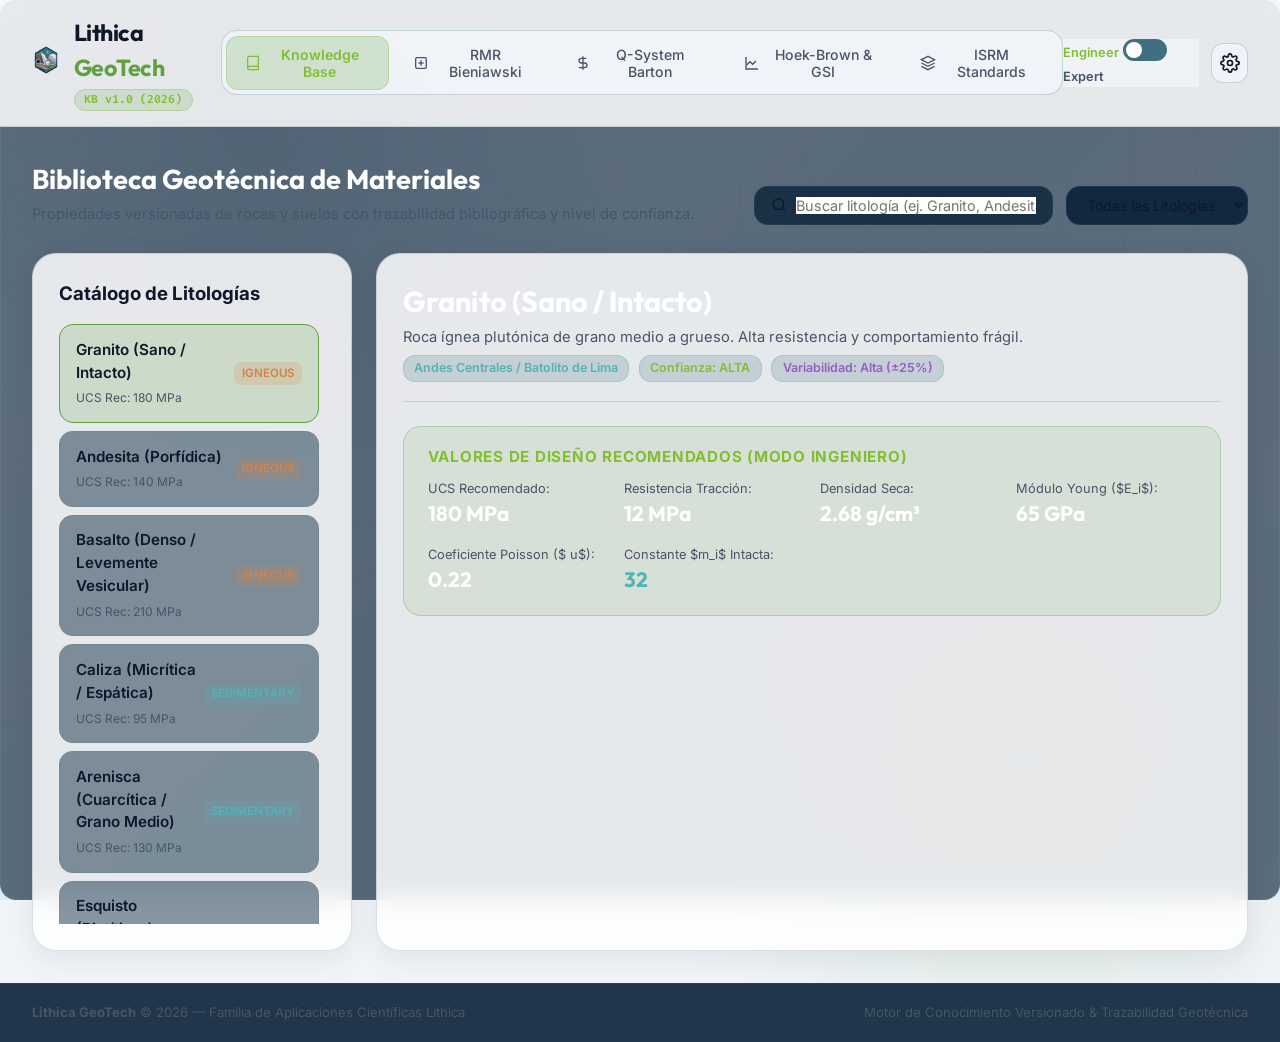
<file: index.html>
<!DOCTYPE html>
<html lang="es">
<head>
  <meta charset="UTF-8">
  <meta name="viewport" content="width=device-width, initial-scale=1.0">
  <title>Lithica GeoTech - Base de Conocimiento Geotécnica Versionada</title>
  <meta name="description" content="Plataforma de conocimiento e ingeniería de rocas versionada, trazable y dinámica de la familia Lithica.">
  
  <!-- Fonts -->
  <link rel="preconnect" href="https://fonts.googleapis.com">
  <link rel="preconnect" href="https://fonts.gstatic.com" crossorigin>
  <link href="https://fonts.googleapis.com/css2?family=Fira+Code:wght@400;600&family=Inter:wght@300;400;500;600;700&family=Outfit:wght@500;600;700;800&display=swap" rel="stylesheet">
  
  <!-- Favicon & Icons -->
  <link rel="icon" type="image/png" href="assets/branding/logo.png">
  <link rel="apple-touch-icon" href="assets/branding/logo.png">

  <!-- CSS Styles -->
  <link rel="stylesheet" href="css/styles.css">
</head>
<body class="dark-theme">
  <!-- Launch Splash Screen Overlay (Matching Lithica Atlas) -->
  <div id="launch-splash" class="launch-splash">
    <div class="splash-content">
      <img src="assets/branding/logo_complete.png" alt="Lithica GeoTech" class="splash-logo">
    </div>
  </div>

  <!-- Topographic Dynamic Background -->
  <div class="lithica-bg-container">
    <div class="bg-gradient-base"></div>
    <div class="bg-radial-teal"></div>
    <div class="bg-radial-green"></div>
    <canvas id="topographic-canvas"></canvas>
  </div>

  <!-- App Wrapper -->
  <div id="app">
    <!-- Header / Navbar -->
    <header class="app-header">
      <div class="header-brand">
        <div class="brand-logo">
          <img src="assets/branding/logo.png" alt="Lithica Logo" width="28" height="28" style="object-fit: contain;">
        </div>
        <div class="brand-titles">
          <h1>Lithica <span>GeoTech</span></h1>
          <span class="version-badge">KB v1.0 (2026)</span>
        </div>
      </div>

      <!-- Center Navigation Tabs -->
      <nav class="header-nav">
        <button class="nav-btn active" data-tab="knowledge-base">
          <svg width="18" height="18" viewBox="0 0 24 24" fill="none" stroke="currentColor" stroke-width="2"><path d="M4 19.5A2.5 2.5 0 0 1 6.5 17H20"/><path d="M6.5 2H20v20H6.5A2.5 2.5 0 0 1 4 19.5v-15A2.5 2.5 0 0 1 6.5 2z"/></svg>
          <span data-i18n="nav_kb">Base de Conocimiento</span>
        </button>
        <button class="nav-btn" data-tab="rmr-calculator">
          <svg width="18" height="18" viewBox="0 0 24 24" fill="none" stroke="currentColor" stroke-width="2"><rect x="4" y="4" width="16" height="16" rx="2"/><path d="M8 12h8"/><path d="M12 8v8"/></svg>
          <span data-i18n="nav_rmr">RMR Bieniawski</span>
        </button>
        <button class="nav-btn" data-tab="q-system">
          <svg width="18" height="18" viewBox="0 0 24 24" fill="none" stroke="currentColor" stroke-width="2"><path d="M12 2v20M17 5H9.5a3.5 3.5 0 0 0 0 7h5a3.5 3.5 0 0 1 0 7H6"/></svg>
          <span data-i18n="nav_q">Q-System Barton</span>
        </button>
        <button class="nav-btn" data-tab="hoek-brown">
          <svg width="18" height="18" viewBox="0 0 24 24" fill="none" stroke="currentColor" stroke-width="2"><path d="M3 3v18h18"/><path d="M18 9l-5 5-4-4-5 5"/></svg>
          <span data-i18n="nav_hoek">Hoek-Brown & GSI</span>
        </button>
        <button class="nav-btn" data-tab="isrm-standards">
          <svg width="18" height="18" viewBox="0 0 24 24" fill="none" stroke="currentColor" stroke-width="2"><polygon points="12 2 2 7 12 12 22 7 12 2"/><polyline points="2 17 12 22 22 17"/><polyline points="2 12 12 17 22 12"/></svg>
          <span data-i18n="nav_isrm">Estándares ISRM</span>
        </button>
      </nav>

      <!-- Right Header Actions (Engineer vs Expert Toggle & Settings) -->
      <div class="header-actions">
        <div class="mode-toggle-wrapper">
          <span class="mode-label engineer-label" data-i18n="mode_engineer">Ingeniero</span>
          <label class="switch">
            <input type="checkbox" id="expert-mode-toggle">
            <span class="slider round"></span>
          </label>
          <span class="mode-label expert-label" data-i18n="mode_expert">Experto</span>
        </div>
        <button id="open-settings-btn" class="icon-btn-header" data-i18n-title="settings_tooltip" title="Configuraciones y Preferencias">
          <svg width="20" height="20" viewBox="0 0 24 24" fill="none" stroke="currentColor" stroke-width="2"><circle cx="12" cy="12" r="3"/><path d="M19.4 15a1.65 1.65 0 0 0 .33 1.82l.06.06a2 2 0 0 1 0 2.83 2 2 0 0 1-2.83 0l-.06-.06a1.65 1.65 0 0 0-1.82-.33 1.65 1.65 0 0 0-1 1.51V21a2 2 0 0 1-2 2 2 2 0 0 1-2-2v-.09A1.65 1.65 0 0 0 9 19.4a1.65 1.65 0 0 0-1.82.33l-.06.06a2 2 0 0 1-2.83 0 2 2 0 0 1 0-2.83l.06-.06a1.65 1.65 0 0 0 .33-1.82 1.65 1.65 0 0 0-1.51-1H3a2 2 0 0 1-2-2 2 2 0 0 1 2-2h.09A1.65 1.65 0 0 0 4.6 9a1.65 1.65 0 0 0-.33-1.82l-.06-.06a2 2 0 0 1 0-2.83 2 2 0 0 1 2.83 0l.06.06a1.65 1.65 0 0 0 1.82.33H9a1.65 1.65 0 0 0 1-1.51V3a2 2 0 0 1 2-2 2 2 0 0 1 2 2v.09a1.65 1.65 0 0 0 1 1.51 1.65 1.65 0 0 0 1.82-.33l.06-.06a2 2 0 0 1 2.83 0 2 2 0 0 1 0 2.83l-.06.06a1.65 1.65 0 0 0-.33 1.82V9a1.65 1.65 0 0 0 1.51 1H21a2 2 0 0 1 2 2 2 2 0 0 1-2 2h-.09a1.65 1.65 0 0 0-1.51 1z"/></svg>
        </button>
      </div>
    </header>

    <!-- Main Content Area -->
    <main class="app-content">
      
      <!-- TAB 1: Base de Conocimiento de Materiales & Resolución de Contradicciones -->
      <section id="tab-knowledge-base" class="tab-panel active">
        <div class="panel-header">
          <div>
            <h2>Biblioteca Geotécnica de Materiales</h2>
            <p class="subtitle">Propiedades versionadas de rocas y suelos con trazabilidad bibliográfica y nivel de confianza.</p>
          </div>
          <div class="search-filter-bar">
            <div class="search-input-wrapper">
              <svg width="16" height="16" viewBox="0 0 24 24" fill="none" stroke="currentColor" stroke-width="2"><circle cx="11" cy="11" r="8"/><line x1="21" y1="21" x2="16.65" y2="16.65"/></svg>
              <input type="text" id="material-search" placeholder="Buscar litología (ej. Granito, Andesita, Basalto)...">
            </div>
            <select id="material-category-filter">
              <option value="all">Todas las Litologías</option>
              <option value="igneous">Ígneas</option>
              <option value="sedimentary">Sedimentarias</option>
              <option value="metamorphic">Metamórficas</option>
            </select>
          </div>
        </div>

        <div class="grid-layout-kb">
          <!-- Material List Sidebar -->
          <div class="glass-card material-list-card">
            <h3>Catálogo de Litologías</h3>
            <ul id="material-list" class="material-selectable-list">
              <!-- Injected dynamically via JS -->
            </ul>
          </div>

          <!-- Material Detail View -->
          <div class="glass-card material-detail-card" id="material-detail-view">
            <!-- Injected dynamically via JS -->
          </div>
        </div>
      </section>

      <!-- TAB 2: RMR Bieniawski (Versionado 1973, 1976, 1989, 2014) -->
      <section id="tab-rmr-calculator" class="tab-panel">
        <div class="panel-header">
          <div>
            <h2 data-i18n="rmr_title">Calculadora de Clasificación RMR (Rock Mass Rating)</h2>
            <p class="subtitle" data-i18n="rmr_subtitle">Selección dinámica de versión metodológica con recalibración instantánea de tablas de ponderación.</p>
          </div>
          <div class="version-selector-container">
            <label for="rmr-version-select">Versión RMR:</label>
            <select id="rmr-version-select" class="version-select">
              <option value="rmr89" selected>Bieniawski 1989 (RMR89 - Estándar)</option>
              <option value="rmr76">Bieniawski 1976 (RMR76)</option>
              <option value="rmr73">Bieniawski 1973 (RMR73 Histórico)</option>
              <option value="rmr14">Celada et al. 2014 (RMR14 Actualizado)</option>
            </select>
          </div>
        </div>

        <div class="grid-layout-calculator">
          <!-- RMR Input Parameters -->
          <div class="glass-card calculator-inputs-card">
            <h3 class="card-title">Parámetros de Entrada <span id="active-rmr-tag" class="pill-tag">RMR 1989</span></h3>
            
            <form id="rmr-form" class="calc-form">
              <!-- Parameter 1: Rock Strength (UCS / PLT) -->
              <div class="form-group">
                <label>1. Resistencia de Roca Intacta (UCS / Carga Puntual)</label>
                <div class="input-with-select">
                  <select id="rmr-p1-select">
                    <!-- Dynamically populated based on version -->
                  </select>
                </div>
              </div>

              <!-- Parameter 2: RQD -->
              <div class="form-group">
                <label>2. Calidad de Roca RQD (%): <span id="rmr-rqd-val" class="highlight-val">75%</span></label>
                <input type="range" id="rmr-p2-rqd" min="0" max="100" value="75">
                <div class="range-labels"><span>0% (Muy Mala)</span><span>50%</span><span>100% (Excelente)</span></div>
              </div>

              <!-- Parameter 3: Spacing -->
              <div class="form-group">
                <label>3. Espaciamiento de Discontinuidades</label>
                <select id="rmr-p3-select">
                  <!-- Dynamically populated -->
                </select>
              </div>

              <!-- Parameter 4: Discontinuity Condition -->
              <div class="form-group">
                <label>4. Condición de las Discontinuidades</label>
                <select id="rmr-p4-select">
                  <!-- Dynamically populated -->
                </select>
              </div>

              <!-- Parameter 5: Groundwater -->
              <div class="form-group">
                <label>5. Agua Subterránea (Condiciones Hidrogeológicas)</label>
                <select id="rmr-p5-select">
                  <!-- Dynamically populated -->
                </select>
              </div>

              <!-- Parameter 6: Orientation Correction -->
              <div class="form-group">
                <label>6. Corrección por Orientación de la Obra (Túneles / Cimentaciones / Taludes)</label>
                <select id="rmr-p6-select">
                  <!-- Dynamically populated -->
                </select>
              </div>
            </form>
          </div>

          <!-- RMR Calculation Results & Tunnel Support -->
          <div class="glass-card calculator-results-card">
            <h3 class="card-title">Resultado RMR & Clasificación del Macizo</h3>
            
            <div class="score-display">
              <div class="main-score">
                <span class="score-label">RMR Total</span>
                <span class="score-value" id="rmr-total-score">68</span>
                <span class="score-unit">/ 100</span>
              </div>
              <div class="rock-class-badge" id="rmr-class-badge">
                Clase II: Roca Buena
              </div>
            </div>

            <!-- Detailed Breakdowns -->
            <div class="breakdown-table-wrapper">
              <table class="breakdown-table">
                <thead>
                  <tr><th>Parámetro</th><th>Valor Selección</th><th>Puntuación</th></tr>
                </thead>
                <tbody id="rmr-breakdown-body">
                  <!-- Dynamically generated -->
                </tbody>
              </table>
            </div>

            <!-- Geomechanical Parameters -->
            <div class="geomech-estimates">
              <h4>Estimaciones Geomecánicas Derivadas</h4>
              <div class="estimates-grid">
                <div class="estimate-item">
                  <span class="est-label">Cohesión del Macizo ($c$):</span>
                  <span class="est-val" id="est-cohesion">300 - 400 kPa</span>
                </div>
                <div class="estimate-item">
                  <span class="est-label">Ángulo de Fricción ($\phi$):</span>
                  <span class="est-val" id="est-friction">35° - 45°</span>
                </div>
                <div class="estimate-item">
                  <span class="est-label">Tiempo de Autosoporte:</span>
                  <span class="est-val" id="est-standuptime">1 año para 10 m luz</span>
                </div>
              </div>
            </div>

            <!-- Recommended Tunnel Support -->
            <div class="tunnel-support-container">
              <h4>Recomendación de Soporte en Túneles (<span id="support-author-ref">Bieniawski 1989</span>)</h4>
              <div id="tunnel-support-text" class="support-text-box">
                <!-- Dynamically generated -->
              </div>
            </div>
          </div>
        </div>
      </section>

      <!-- TAB 3: Q-System Barton (1974 / 2002) -->
      <section id="tab-q-system" class="tab-panel">
        <div class="panel-header">
          <div>
            <h2 data-i18n="q_title">Clasificación Q-System de Barton et al.</h2>
            <p class="subtitle" data-i18n="q_subtitle">Evaluación de los 6 parámetros del índice Q ($RQD, J_n, J_r, J_a, J_w, SRF$) y dimensionamiento de soporte.</p>
          </div>
          <div class="version-selector-container">
            <label for="q-version-select">Versión Q-System:</label>
            <select id="q-version-select" class="version-select">
              <option value="q02" selected>Barton 2002 (Q Actualizado & Q_c)</option>
              <option value="q74">Barton, Lien & Lunde 1974 (Original)</option>
            </select>
          </div>
        </div>

        <div class="grid-layout-calculator">
          <!-- Q-System Inputs -->
          <div class="glass-card calculator-inputs-card">
            <h3 class="card-title">Parámetros del Sistema Q</h3>
            
            <form id="q-form" class="calc-form">
              <!-- RQD / Jn -->
              <div class="form-section-title">Bloque 1: Tamaño de los Bloques ($RQD / J_n$)</div>
              <div class="form-group">
                <label>RQD (%): <span id="q-rqd-display" class="highlight-val">80%</span></label>
                <input type="range" id="q-input-rqd" min="10" max="100" value="80">
              </div>
              <div class="form-group">
                <label>$J_n$ - Índice de Familias de Juntas:</label>
                <select id="q-select-jn"></select>
              </div>

              <!-- Jr / Ja -->
              <div class="form-section-title">Bloque 2: Resistencia al Corte de Juntas ($J_r / J_a$)</div>
              <div class="form-group">
                <label>$J_r$ - Rugosidad de Juntas:</label>
                <select id="q-select-jr"></select>
              </div>
              <div class="form-group">
                <label>$J_a$ - Alteración de Juntas:</label>
                <select id="q-select-ja"></select>
              </div>

              <!-- Jw / SRF -->
              <div class="form-section-title">Bloque 3: Tensiones y Agua ($J_w / SRF$)</div>
              <div class="form-group">
                <label>$J_w$ - Factor de Agua en Juntas:</label>
                <select id="q-select-jw"></select>
              </div>
              <div class="form-group">
                <label>$SRF$ - Factor de Reducción por Tensiones:</label>
                <select id="q-select-srf"></select>
              </div>

              <!-- Optional Excavation Category (ESR) -->
              <div class="form-group">
                <label>Relación de Soporte de Excavación ($ESR$):</label>
                <select id="q-select-esr">
                  <option value="1.6" selected>Túneles de minería permanente, acueductos (ESR = 1.6)</option>
                  <option value="1.0">Túneles carreteros y ferroviarios principales (ESR = 1.0)</option>
                  <option value="1.3">Excavaciones mineras temporales (ESR = 1.3)</option>
                  <option value="0.8">Centrales subterráneas, estaciones de metro (ESR = 0.8)</option>
                </select>
              </div>
              <div class="form-group">
                <label>Luz o Altura de la Excavación ($D$, metros):</label>
                <input type="number" id="q-input-span" value="10" step="0.5" min="1" max="50">
              </div>
            </form>
          </div>

          <!-- Q-System Results Right Column -->
          <div class="calculator-results-column">
            <!-- Card 1: Resultado Índice Q & Gráfico de Soporte -->
            <div class="glass-card calculator-results-card">
              <h3 class="card-title">Resultado Índice Q & Gráfico de Soporte</h3>

              <div class="q-score-wrapper">
                <div class="q-score-box">
                  <span class="score-label">Índice Q de Barton</span>
                  <span class="score-value" id="q-calculated-value">12.5</span>
                  <span class="q-quality-desc" id="q-quality-desc">Roca Buena</span>
                </div>
                <div class="q-quotients">
                  <div class="quotient-item">
                    <span class="q-title">Tamaño Bloques</span>
                    <span class="q-formula">$RQD / J_n$</span>
                    <span class="q-val" id="q-block-size">8.89</span>
                  </div>
                  <div class="quotient-item">
                    <span class="q-title">Fricción Juntas</span>
                    <span class="q-formula">$J_r / J_a$</span>
                    <span class="q-val" id="q-joint-friction">3.00</span>
                  </div>
                  <div class="quotient-item">
                    <span class="q-title">Tensión / Agua</span>
                    <span class="q-formula">$J_w / SRF$</span>
                    <span class="q-val" id="q-stress-water">0.47</span>
                  </div>
                </div>
              </div>

              <div class="dim-eq-box">
                <span>Dimensión Equivalente ($D_e = \text{Luz} / ESR$): </span>
                <strong id="q-de-val" class="highlight-val">6.25 m</strong>
              </div>

              <!-- Q Support Chart Canvas -->
              <div class="canvas-container">
                <h4>Carta de Soporte Geotécnico de Barton (1993):</h4>
                <canvas id="q-support-canvas" width="550" height="320"></canvas>
              </div>

              <!-- Barton Support Zone Card (Positioned below the canvas chart) -->
              <div id="q-barton-zone-card" class="barton-zone-card">
                <!-- Dynamically populated via JS -->
              </div>
            </div>

            <!-- Card 2: MÓDULO DE SOSTENIMIENTO PROPUESTO / DISEÑO PRELIMINAR EJECUTIVO -->
            <div id="q-proposed-support-module" class="proposed-support-module glass-card">
              <div class="module-header">
                <div class="header-left">
                  <svg width="22" height="22" viewBox="0 0 24 24" fill="none" stroke="var(--primary-lime)" stroke-width="2.2"><path d="M12 2L2 7l10 5 10-5-10-5zM2 17l10 5 10-5M2 12l10 5 10-5"/></svg>
                  <h3>Módulo de Sostenimiento Propuesto (Diseño Preliminar)</h3>
                </div>
                <span class="executive-badge">Parámetros Ejecutables de Ingeniería</span>
              </div>

              <!-- 1. Cuadro Síntesis de Diseño Ejecutivo (Blueprint Style Card) -->
              <div class="support-executive-blueprint">
                <div class="blueprint-title-bar">
                  <span>SOSTENIMIENTO RECOMENDADO PRELIMINAR</span>
                  <span id="blueprint-zone-tag" class="blueprint-tag">Zona Z6</span>
                </div>
                <div class="blueprint-body">
                  <div class="blueprint-row">
                    <div class="blueprint-cell label">
                      <svg width="14" height="14" viewBox="0 0 24 24" fill="none" stroke="currentColor" stroke-width="2"><path d="M12 22s8-4 8-10V5l-8-3-8 3v7c0 6 8 10 8 10z"/></svg>
                      Shotcrete / Concreto Lanzado:
                    </div>
                    <div class="blueprint-cell val" id="bp-shotcrete-val">Shotcrete 9-12 cm (Con fibra)</div>
                  </div>
                  <div class="blueprint-row">
                    <div class="blueprint-cell label">
                      <svg width="14" height="14" viewBox="0 0 24 24" fill="none" stroke="currentColor" stroke-width="2"><line x1="12" y1="2" x2="12" y2="22"/><line x1="17" y1="5" x2="7" y2="19"/></svg>
                      Pernos de Roca:
                    </div>
                    <div class="blueprint-cell val" id="bp-bolts-val">L = 5.0 m (Calc: 4.67 m) | Ø25 mm | 1.5 x 1.5 m | Barra Helicoidal</div>
                  </div>
                  <div class="blueprint-row">
                    <div class="blueprint-cell label">
                      <svg width="14" height="14" viewBox="0 0 24 24" fill="none" stroke="currentColor" stroke-width="2"><rect x="3" y="3" width="18" height="18" rx="2"/><path d="M3 9h18M3 15h18M9 3v18M15 3v18"/></svg>
                      Malla Metálica:
                    </div>
                    <div class="blueprint-cell val" id="bp-mesh-val">Opcional (Electrosoldada 6x6 W2.9/W2.9)</div>
                  </div>
                  <div class="blueprint-row">
                    <div class="blueprint-cell label">
                      <svg width="14" height="14" viewBox="0 0 24 24" fill="none" stroke="currentColor" stroke-width="2"><path d="M4 22V4c0-.5.5-1 1-1h14c.5 0 1 .5 1 1v18M2 22h20M7 8h10M7 13h10"/></svg>
                      Cerchas / Costillas:
                    </div>
                    <div class="blueprint-cell val" id="bp-girders-val">No requerido</div>
                  </div>
                </div>
                <div class="blueprint-footer">
                  <span>Fuente: Grimstad & Barton (1993) / NGI Q-Support Chart</span>
                </div>
              </div>

              <!-- 2. Grid de Configuración Paramétrica Interactiva -->
              <div class="support-params-grid">
                
                <!-- TARJETA 1: PERNOS DE ROCA -->
                <div class="param-card">
                  <div class="param-card-header">
                    <div class="header-icon green">
                      <svg width="16" height="16" viewBox="0 0 24 24" fill="none" stroke="currentColor" stroke-width="2.5"><line x1="12" y1="2" x2="12" y2="22"/><line x1="17" y1="5" x2="7" y2="19"/></svg>
                    </div>
                    <h4>1. Pernos de Roca</h4>
                  </div>
                  <div class="param-card-body">
                    
                    <!-- Fórmula de Longitud Barton -->
                    <div class="formula-box">
                      <span class="formula-label">Fórmula Barton (1993):</span>
                      <code class="formula-code">L = (2 + 0.15 × Span) / ESR</code>
                      <div class="calc-vs-adopt">
                        <div class="calc-item">
                          <span class="sub-label">Longitud calculada:</span>
                          <span id="bolt-calc-length-val" class="highlight-code">4.67 m</span>
                        </div>
                        <div class="calc-item">
                          <span class="sub-label">Longitud adoptada (Obra):</span>
                          <div class="input-inline">
                            <input type="number" id="bolt-adopted-length-input" value="5.0" step="0.5" min="1.0" max="15.0">
                            <span class="unit">m</span>
                          </div>
                        </div>
                      </div>
                    </div>

                    <!-- Parámetros del perno -->
                    <div class="param-inputs-subgrid">
                      <div class="sub-input-group">
                        <label for="bolt-type-select">Tipo de Perno:</label>
                        <select id="bolt-type-select">
                          <option value="Barra Helicoidal" selected>Barra Helicoidal (Resina / Cemento)</option>
                          <option value="Split Set">Split Set (Fricción)</option>
                          <option value="Swellex">Swellex (Expansivo Hidroneumático)</option>
                          <option value="Cable Bolt">Cable Bolt (Anclaje pasivo/activo)</option>
                          <option value="Pernos Cementados">Pernos Cementados (Mortero)</option>
                        </select>
                      </div>

                      <div class="sub-input-group">
                        <label for="bolt-diameter-select">Diámetro del Perno:</label>
                        <select id="bolt-diameter-select">
                          <option value="22 mm">22 mm (7/8")</option>
                          <option value="25 mm" selected>25 mm (1") - Estándar</option>
                          <option value="32 mm">32 mm (1-1/4") - Pesado</option>
                          <option value="15.2 mm (Cable)">15.2 mm (Cable de acero)</option>
                        </select>
                      </div>

                      <div class="sub-input-group">
                        <label for="bolt-spacing-input">Espaciamiento ($S \times S$):</label>
                        <input type="text" id="bolt-spacing-input" value="1.5 m x 1.5 m">
                      </div>

                      <div class="sub-input-group">
                        <label for="bolt-pattern-select">Patrón de Instalación:</label>
                        <select id="bolt-pattern-select">
                          <option value="Cuadrícula" selected>Cuadrícula (Grid)</option>
                          <option value="Traba">Traba (Staggered)</option>
                          <option value="Puntual">Puntual (Spotting)</option>
                        </select>
                      </div>

                      <div class="sub-input-group full-span">
                        <label for="bolt-location-select">Ubicación de Aplicación:</label>
                        <select id="bolt-location-select">
                          <option value="Techo + Hastiales" selected>Techo + Hastiales (Bóveda completa)</option>
                          <option value="Solo Techo">Solo Techo (Clave)</option>
                          <option value="Techo, Hastiales y Frente">Techo, Hastiales y Frente de avance</option>
                        </select>
                      </div>
                    </div>

                  </div>
                </div>

                <!-- TARJETA 2: SHOTCRETE / CONCRETO LANZADO -->
                <div class="param-card">
                  <div class="param-card-header">
                    <div class="header-icon ochre">
                      <svg width="16" height="16" viewBox="0 0 24 24" fill="none" stroke="currentColor" stroke-width="2.5"><path d="M12 22s8-4 8-10V5l-8-3-8 3v7c0 6 8 10 8 10z"/></svg>
                    </div>
                    <h4>2. Shotcrete / Concreto Lanzado</h4>
                  </div>
                  <div class="param-card-body">
                    
                    <div class="param-inputs-subgrid">
                      <div class="sub-input-group">
                        <label for="shotcrete-thickness-input">Espesor de Shotcrete:</label>
                        <input type="text" id="shotcrete-thickness-input" value="9-12 cm">
                      </div>

                      <div class="sub-input-group">
                        <label for="shotcrete-type-select">Tipo de Concreto Lanzado:</label>
                        <select id="shotcrete-type-select">
                          <option value="Con fibra" selected>Con fibra (Shotcrete reforzado SfrS)</option>
                          <option value="Sin fibra">Sin fibra (Convencional)</option>
                          <option value="Vía Húmeda">Vía Húmeda (Wet mix)</option>
                          <option value="Vía Seca">Vía Seca (Dry mix)</option>
                        </select>
                      </div>

                      <div class="sub-input-group">
                        <label for="shotcrete-fiber-select">Tipo de Fibra de Refuerzo:</label>
                        <select id="shotcrete-fiber-select">
                          <option value="Acero (35-45 kg/m³)" selected>Acero (35 - 45 kg/m³)</option>
                          <option value="Sintética (5-7 kg/m³)">Sintética Macro (5 - 7 kg/m³)</option>
                          <option value="Ninguna">Ninguna</option>
                        </select>
                      </div>

                      <div class="sub-input-group">
                        <label for="shotcrete-strength-select">Resistencia Compresión ($f'_c$):</label>
                        <select id="shotcrete-strength-select">
                          <option value="25 MPa">25 MPa @ 28 días</option>
                          <option value="30 MPa" selected>30 MPa @ 28 días (Estándar)</option>
                          <option value="35 MPa">35 MPa @ 28 días (Estructural)</option>
                        </select>
                      </div>

                      <div class="sub-input-group full-span">
                        <label for="shotcrete-application-input">Etapas de Aplicación:</label>
                        <input type="text" id="shotcrete-application-input" value="1ª Capa (4-5 cm) sellado + 2ª Capa definitiva (hasta 12 cm)">
                      </div>
                    </div>

                  </div>
                </div>

                <!-- TARJETA 3: MALLA METÁLICA -->
                <div class="param-card">
                  <div class="param-card-header">
                    <div class="header-icon cyan">
                      <svg width="16" height="16" viewBox="0 0 24 24" fill="none" stroke="currentColor" stroke-width="2.5"><rect x="3" y="3" width="18" height="18" rx="2"/><path d="M3 9h18M3 15h18M9 3v18M15 3v18"/></svg>
                    </div>
                    <h4>3. Malla Metálica</h4>
                  </div>
                  <div class="param-card-body">
                    <div class="param-inputs-subgrid">
                      <div class="sub-input-group">
                        <label for="mesh-required-select">Requerimiento de Malla:</label>
                        <select id="mesh-required-select">
                          <option value="Opcional" selected>Opcional (Si el macizo está fracturado)</option>
                          <option value="Sí">Sí (Requerido)</option>
                          <option value="No">No (Sustituida por Fibra)</option>
                        </select>
                      </div>

                      <div class="sub-input-group">
                        <label for="mesh-type-select">Tipo de Malla:</label>
                        <select id="mesh-type-select">
                          <option value="Electrosoldada 6x6 W2.9/W2.9" selected>Electrosoldada 6x6 W2.9/W2.9 (C-139)</option>
                          <option value="Electrosoldada Q-188">Electrosoldada Q-188 Pesada</option>
                          <option value="Eslabonada Triple Torsión">Eslabonada Triple Torsión (Tejida)</option>
                        </select>
                      </div>

                      <div class="sub-input-group full-span">
                        <label for="mesh-location-input">Ubicación:</label>
                        <input type="text" id="mesh-location-input" value="Techo y paredes">
                      </div>
                    </div>
                  </div>
                </div>

                <!-- TARJETA 4: CERCHAS / COSTILLAS METÁLICAS -->
                <div class="param-card">
                  <div class="param-card-header">
                    <div class="header-icon purple">
                      <svg width="16" height="16" viewBox="0 0 24 24" fill="none" stroke="currentColor" stroke-width="2.5"><path d="M4 22V4c0-.5.5-1 1-1h14c.5 0 1 .5 1 1v18M2 22h20M7 8h10M7 13h10"/></svg>
                    </div>
                    <h4>4. Elementos Estructurales Pesados (Cerchas)</h4>
                  </div>
                  <div class="param-card-body">
                    <div class="param-inputs-subgrid">
                      <div class="sub-input-group">
                        <label for="girders-required-select">Cerchas / Arcos Metálicos:</label>
                        <select id="girders-required-select">
                          <option value="No requerido" selected>No requerido</option>
                          <option value="Cerchas TH">Cerchas TH (Toussaint-Heintzmann)</option>
                          <option value="HEB">Perfil Metálico HEB</option>
                          <option value="Perfil Metálico IPE">Perfil Metálico IPE</option>
                          <option value="Arcos Reticulados">Arcos Reticulados (Lattice Girders)</option>
                        </select>
                      </div>

                      <div class="sub-input-group">
                        <label for="girders-spacing-select">Espaciamiento entre Cerchas:</label>
                        <select id="girders-spacing-select">
                          <option value="N/A" selected>N/A (No requerido)</option>
                          <option value="1.5 m">1.5 m</option>
                          <option value="1.0 m">1.0 m</option>
                          <option value="0.75 m">0.75 m (Zonas de falla)</option>
                        </select>
                      </div>

                      <div class="sub-input-group full-span">
                        <label for="girders-profile-input">Perfil / Detalle Estructural:</label>
                        <input type="text" id="girders-profile-input" value="Ninguno">
                      </div>
                    </div>
                  </div>
                </div>

              </div>

              <!-- 3. BANNER DE NIVEL DE DISEÑO & EXPLICACIÓN CONSTRUCTIVA -->
              <div class="design-level-banner">
                <div class="banner-title">
                  <svg width="20" height="20" viewBox="0 0 24 24" fill="none" stroke="var(--accent-ochre)" stroke-width="2.5"><path d="M10.29 3.86L1.82 18a2 2 0 0 0 1.71 3h16.94a2 2 0 0 0 1.71-3L13.71 3.86a2 2 0 0 0-3.42 0z"/><line x1="12" y1="9" x2="12" y2="13"/><line x1="12" y1="17" x2="12.01" y2="17"/></svg>
                  <h4>Nivel de Diseño Geotécnico: Recomendación Empírica vs Diseño Definitivo</h4>
                </div>
                <div class="banner-grid">
                  <div class="banner-box empirical">
                    <h5>Recomendación Empírica (Q-System Barton 1993 / NGI 2015)</h5>
                    <p>Proporciona la categoría de sostenimiento primario basada en correlaciones empíricas globales de tunelería. Es válido para fases de <strong>Estudio de Perfil, Prefactibilidad y Diseño Preliminar de Obra</strong>.</p>
                  </div>
                  <div class="banner-box definitive">
                    <h5>Requerimientos para Diseño Definitivo de Ingeniería</h5>
                    <p>Para la validación definitiva y ejecución en obra se debe realizar:</p>
                    <ul>
                      <li>• Medición de estado de esfuerzos <i>in-situ</i> (&sigma;<sub>1</sub>, &sigma;<sub>3</sub>, K<sub>0</sub>).</li>
                      <li>• Modelamiento numérico 2D/3D (FEM, FDM - Phase2, FLAC, 3DEC).</li>
                      <li>• Análisis de cuñas estructurales (UNWEDGE) y fallas.</li>
                      <li>• Monitoreo instrumental continuo en tiempo real (Método Observacional / NATM).</li>
                    </ul>
                  </div>
                </div>
              </div>

              <!-- 4. NARRATIVA EXPLICATIVA CONSTRUCTIVA -->
              <div class="constructive-meaning-box">
                <div class="meaning-header">
                  <svg width="18" height="18" viewBox="0 0 24 24" fill="none" stroke="var(--accent-cyan)" stroke-width="2.2"><circle cx="12" cy="12" r="10"/><line x1="12" y1="16" x2="12" y2="12"/><line x1="12" y1="8" x2="12.01" y2="8"/></svg>
                  <h4 id="constructive-meaning-title">¿Qué significa constructivamente la Zona Z6?</h4>
                </div>
                <p id="constructive-meaning-text" class="meaning-text">
                  Loading...
                </p>
              </div>

            </div>
          </div>
        </div>
      </section>

      <!-- TAB 4: Hoek-Brown (1980, 1988, 1995, 2002, 2018) & Matriz GSI -->
      <section id="tab-hoek-brown" class="tab-panel">
        <div class="panel-header">
          <div>
            <h2 data-i18n="hb_title">Criterio No Lineal Hoek-Brown & Matriz GSI</h2>
            <p class="subtitle" data-i18n="hb_subtitle">Evolución de parámetros no lineales ($m_b, s, a$), envolvente de rotura y estimación interactiva de GSI.</p>
          </div>
          <div class="version-selector-container">
            <label for="hb-version-select">Versión Hoek-Brown:</label>
            <select id="hb-version-select" class="version-select">
              <option value="hb02" selected>Hoek, Carranza-Torres & Corkum 2002 (Estándar)</option>
              <option value="hb18">Hoek & Brown 2018 (Actualización macizos alterados)</option>
              <option value="hb95">Hoek, Kaiser & Bawden 1995</option>
              <option value="hb80">Hoek & Brown 1980 (Original)</option>
            </select>
          </div>
        </div>

        <div class="grid-layout-calculator">
          <!-- Hoek-Brown Inputs -->
          <div class="glass-card calculator-inputs-card">
            <h3 class="card-title">Parámetros Entrada Hoek-Brown</h3>
            
            <form id="hb-form" class="calc-form">
              <!-- 1. Resistencia Roca Intacta sig_ci -->
              <div class="form-group">
                <label>1. Resistencia Roca Intacta $\sigma_{ci}$ (MPa):</label>
                <input type="number" id="hb-sigci" value="80" step="5" min="1" max="400">
                <div class="source-chips-group">
                  <span class="chips-label">Fuente:</span>
                  <button type="button" class="chip-btn active" data-source-sigci="ucs">Ensayo UCS</button>
                  <button type="button" class="chip-btn" data-source-sigci="lab">Laboratorio</button>
                  <button type="button" class="chip-btn" data-source-sigci="field">Estimación de campo</button>
                </div>
              </div>

              <!-- 2. Constante mi -->
              <div class="form-group">
                <label>2. Constante $m_i$:</label>
                <div class="input-with-hint">
                  <input type="number" id="hb-mi" value="15" step="1" min="1" max="45">
                </div>
                <div class="source-chips-group">
                  <span class="chips-label">Referencia:</span>
                  <button type="button" class="chip-btn active" data-ref-mi="hoek">Hoek et al.</button>
                  <button type="button" class="chip-btn" data-ref-mi="marinos">Marinos & Hoek</button>
                  <button type="button" class="chip-btn" data-ref-mi="triaxial">Ensayos triaxiales</button>
                </div>
              </div>

              <!-- 3. Índice GSI -->
              <div class="form-group">
                <label>3. Índice GSI: <span id="hb-gsi-display" class="highlight-val">55</span></label>
                <input type="range" id="hb-gsi-slider" min="0" max="100" value="55">
                <div class="source-chips-group">
                  <span class="chips-label">Fuente:</span>
                  <button type="button" class="chip-btn active" data-source-gsi="field">Evaluación de campo</button>
                  <button type="button" class="chip-btn" data-source-gsi="mapping">Mapeo geomecánico</button>
                  <button type="button" class="chip-btn" data-source-gsi="matrix">Tabla GSI</button>
                </div>
              </div>

              <!-- 4. Factor Perturbación D -->
              <div class="form-group">
                <label>4. Factor de Perturbación ($D$): <span id="hb-d-display" class="highlight-val">0.6</span></label>
                <input type="range" id="hb-d-slider" min="0" max="1" step="0.05" value="0.6">
                <div class="source-chips-group">
                  <span class="chips-label">Según:</span>
                  <button type="button" class="chip-btn" data-source-d="tbm">Excavación mecánica</button>
                  <button type="button" class="chip-btn active" data-source-d="blast">Voladura</button>
                  <button type="button" class="chip-btn" data-source-d="contour">Calidad del contorno</button>
                </div>
              </div>
            </form>

            <!-- GSI Interactive Matrix Picker Trigger -->
            <div class="gsi-matrix-box">
              <button id="open-gsi-matrix-btn" class="secondary-action-btn">
                <svg width="18" height="18" viewBox="0 0 24 24" fill="none" stroke="currentColor" stroke-width="2"><rect x="3" y="3" width="18" height="18" rx="2"/><line x1="3" y1="9" x2="21" y2="9"/><line x1="3" y1="15" x2="21" y2="15"/><line x1="9" y1="3" x2="9" y2="21"/><line x1="15" y1="3" x2="15" y2="21"/></svg>
                Abrir Matriz Cualitativa GSI (Hoek & Marinos)
              </button>
            </div>
          </div>

          <!-- Hoek-Brown Results & Envelope Curve -->
          <div class="glass-card calculator-results-card">
            <h3 class="card-title">Parámetros Calculados del Macizo Rocoso</h3>

            <!-- Hoek-Brown Parameters Grid -->
            <div class="hb-params-grid">
              <div class="hb-param-card">
                <span class="param-title">Constante $m_b$</span>
                <span class="param-val" id="hb-res-mb">1.51</span>
              </div>
              <div class="hb-param-card">
                <span class="param-title">Constante $s$</span>
                <span class="param-val" id="hb-res-s">0.0019</span>
              </div>
              <div class="hb-param-card">
                <span class="param-title">Exponente $a$</span>
                <span class="param-val" id="hb-res-a">0.504</span>
              </div>
              <div class="hb-param-card highlight-card">
                <span class="param-title">Resistencia a Compresión Global $\sigma_{cm}$</span>
                <span class="param-val" id="hb-res-sigcm">11.8 MPa</span>
              </div>
              <div class="hb-param-card highlight-card">
                <span class="param-title">Módulo de Deformación $E_m$</span>
                <span class="param-val" id="hb-res-em">12,185 MPa</span>
              </div>
            </div>

            <!-- Conversión Equivalente Mohr-Coulomb Card -->
            <div class="mc-equivalent-card">
              <h4 class="mc-card-title">
                <svg width="18" height="18" viewBox="0 0 24 24" fill="none" stroke="#D48245" stroke-width="2"><path d="M3 3v18h18"/><path d="M18 9l-5 5-4-4-5 5"/></svg>
                Conversión Equivalente Mohr-Coulomb
              </h4>
              <div class="mc-params-row">
                <div class="mc-param-item">
                  <span class="mc-label">Cohesión equivalente ($c$):</span>
                  <strong class="mc-value" id="hb-res-cohesion">1.85 MPa (1850 kPa)</strong>
                </div>
                <div class="mc-param-item">
                  <span class="mc-label">Ángulo de fricción ($\phi$):</span>
                  <strong class="mc-value" id="hb-res-friction">34.2°</strong>
                </div>
              </div>
            </div>

            <!-- Envelope Graph Canvas & Mode Selector -->
            <div class="canvas-container">
              <div class="chart-header-actions">
                <h4>Visualización Gráfica de Envolventes</h4>
                <div class="chart-mode-toggle">
                  <button type="button" class="mode-pill-btn active" id="hb-mode-mohr">Plano Mohr (τ vs σ + Círculos)</button>
                  <button type="button" class="mode-pill-btn" id="hb-mode-principal">Plano Principal (σ1 vs σ3)</button>
                </div>
              </div>
              <canvas id="hb-envelope-canvas" width="550" height="280"></canvas>
            </div>
          </div>
        </div>
      </section>

      <!-- TAB 5: Estándares ISRM (Blue Book & Orange Book) -->
      <section id="tab-isrm-standards" class="tab-panel">
        <div class="panel-header">
          <div>
            <h2 data-i18n="isrm_title">Métodos Sugeridos ISRM (International Society for Rock Mechanics)</h2>
            <p class="subtitle" data-i18n="isrm_subtitle">Compendio normativo para ensayos de laboratorio y descripción geomecánica de discontinuidades.</p>
          </div>
          <div class="book-filter">
            <button class="filter-pill active" data-book="all">Todos los Libros</button>
            <button class="filter-pill" data-book="blue">Blue Book (1974 - 2006)</button>
            <button class="filter-pill" data-book="orange">Orange Book (2007 - 2014)</button>
          </div>
        </div>

        <div class="isrm-cards-grid" id="isrm-methods-grid">
          <!-- Dynamically populated via JS -->
        </div>
      </section>

    </main>

    <!-- Footer -->
    <footer class="app-footer">
      <div class="footer-left">
        <span><strong>Lithica GeoTech</strong> &copy; 2026 — Familia de Aplicaciones Científicas Lithica</span>
      </div>
      <div class="footer-right">
        <span>Motor de Conocimiento Versionado & Trazabilidad Geotécnica</span>
      </div>
    </footer>
  </div>

  <!-- GSI Interactive Matrix Modal -->
  <div id="gsi-modal" class="modal-overlay">
    <div class="modal-content glass-card">
      <div class="modal-header">
        <h3>Matriz Cualitativa GSI (Hoek & Marinos 2000)</h3>
        <button id="close-gsi-modal" class="modal-close-btn">&times;</button>
      </div>
      <div class="modal-body">
        <p class="modal-instruction">Haz clic en la celda que mejor describa la estructura geológica y la condición de la superficie de las discontinuidades:</p>
        <div class="gsi-interactive-table-wrapper">
          <table class="gsi-matrix-table" id="gsi-matrix-table">
            <!-- Dynamically generated matrix -->
          </table>
        </div>
      </div>
    </div>
  <!-- Settings Modal (Matching Lithica Atlas Settings Page) -->
  <div id="settings-modal" class="modal-overlay">
    <div class="modal-content glass-card settings-modal-content">
      
      <div class="modal-header">
        <div class="settings-header-banner">
          <div class="settings-header-icon">
            <svg width="24" height="24" viewBox="0 0 24 24" fill="none" stroke="currentColor" stroke-width="2"><path d="M12 15a3 3 0 1 0 0-6 3 3 0 0 0 0 6z"/><path d="M19.4 15a1.65 1.65 0 0 0 .33 1.82l.06.06a2 2 0 0 1-2.83 2.83l-.06-.06a1.65 1.65 0 0 0-1.82-.33 1.65 1.65 0 0 0-1 1.51V21a2 2 0 0 1-4 0v-.09A1.65 1.65 0 0 0 9 19.4a1.65 1.65 0 0 0-1.82.33l-.06.06a2 2 0 0 1-2.83-2.83l.06-.06a1.65 1.65 0 0 0 .33-1.82 1.65 1.65 0 0 0-1.51-1H3a2 2 0 0 1 0-4h.09A1.65 1.65 0 0 0 4.6 9a1.65 1.65 0 0 0-.33-1.82l-.06-.06a2 2 0 0 1 2.83-2.83l.06.06a1.65 1.65 0 0 0 1.82.33H9a1.65 1.65 0 0 0 1-1.51V3a2 2 0 0 1 4 0v.09a1.65 1.65 0 0 0 1 1.51 1.65 1.65 0 0 0 1.82-.33l.06-.06a2 2 0 0 1 2.83 2.83l-.06.06a1.65 1.65 0 0 0-.33 1.82V9a1.65 1.65 0 0 0 1.51 1H21a2 2 0 0 1 0 4h-.09a1.65 1.65 0 0 0-1.51 1z"/></svg>
          </div>
          <div class="settings-header-titles">
            <h3 data-i18n="settings_title">Configuraciones</h3>
            <p data-i18n="settings_subtitle">Personaliza la interfaz, escala y preferencias globales de Lithica GeoTech</p>
          </div>
        </div>
        <button id="close-settings-modal" class="modal-close-btn">&times;</button>
      </div>

      <div class="settings-cards-grid">
        <!-- 1. Language Card -->
        <div class="settings-card">
          <div class="settings-card-header">
            <div class="settings-card-icon">
              <svg width="22" height="22" viewBox="0 0 24 24" fill="none" stroke="currentColor" stroke-width="2"><circle cx="12" cy="12" r="10"/><line x1="2" y1="12" x2="22" y2="12"/><path d="M12 2a15.3 15.3 0 0 1 4 10 15.3 15.3 0 0 1-4 10 15.3 15.3 0 0 1-4-10 15.3 15.3 0 0 1 4-10z"/></svg>
            </div>
            <div class="settings-card-titles">
              <h4 data-i18n="lang_card_title">Idioma de la Interfaz</h4>
              <p data-i18n="lang_card_subtitle">Selecciona el idioma de visualización de la plataforma</p>
            </div>
          </div>
          <div class="segmented-group">
            <button class="segmented-btn lang-seg-btn active" data-lang-val="es">
              Español
            </button>
            <button class="segmented-btn lang-seg-btn" data-lang-val="en">
              English
            </button>
          </div>
        </div>

        <!-- 2. Theme Card -->
        <div class="settings-card">
          <div class="settings-card-header">
            <div class="settings-card-icon">
              <svg width="22" height="22" viewBox="0 0 24 24" fill="none" stroke="currentColor" stroke-width="2"><circle cx="12" cy="12" r="5"/><line x1="12" y1="1" x2="12" y2="3"/><line x1="12" y1="21" x2="12" y2="23"/><line x1="4.22" y1="4.22" x2="5.64" y2="5.64"/><line x1="18.36" y1="18.36" x2="19.78" y2="19.78"/><line x1="1" y1="12" x2="3" y2="12"/><line x1="21" y1="12" x2="23" y2="12"/><line x1="4.22" y1="19.78" x2="5.64" y2="18.36"/><line x1="18.36" y1="5.64" x2="19.78" y2="4.22"/></svg>
            </div>
            <div class="settings-card-titles">
              <h4 data-i18n="theme_card_title">Tema Visual</h4>
              <p data-i18n="theme_card_subtitle">Elige la apariencia visual o sincroniza con la preferencia del sistema operativo</p>
            </div>
          </div>
          <div class="segmented-group">
            <button class="segmented-btn theme-seg-btn active" data-theme-val="system">
              <svg width="16" height="16" viewBox="0 0 24 24" fill="none" stroke="currentColor" stroke-width="2"><rect x="2" y="3" width="20" height="14" rx="2"/><line x1="8" y1="21" x2="16" y2="21"/><line x1="12" y1="17" x2="12" y2="21"/></svg>
              <span data-i18n="theme_system">Sistema (Auto)</span>
            </button>
            <button class="segmented-btn theme-seg-btn" data-theme-val="light">
              <svg width="16" height="16" viewBox="0 0 24 24" fill="none" stroke="currentColor" stroke-width="2"><circle cx="12" cy="12" r="5"/><line x1="12" y1="1" x2="12" y2="3"/><line x1="12" y1="21" x2="12" y2="23"/></svg>
              <span data-i18n="theme_light">Modo Claro</span>
            </button>
            <button class="segmented-btn theme-seg-btn" data-theme-val="dark">
              <svg width="16" height="16" viewBox="0 0 24 24" fill="none" stroke="currentColor" stroke-width="2"><path d="M21 12.79A9 9 0 1 1 11.21 3 7 7 0 0 0 21 12.79z"/></svg>
              <span data-i18n="theme_dark">Modo Oscuro</span>
            </button>
          </div>
        </div>

        <!-- 3. GUI Scale Card -->
        <div class="settings-card">
          <div class="settings-card-header">
            <div class="settings-card-icon">
              <svg width="22" height="22" viewBox="0 0 24 24" fill="none" stroke="currentColor" stroke-width="2"><polyline points="4 7 4 4 7 4"/><line x1="4" y1="4" x2="10" y2="10"/><polyline points="20 7 20 4 17 4"/><line x1="20" y1="4" x2="14" y2="10"/><polyline points="4 17 4 20 7 20"/><line x1="4" y1="20" x2="10" y2="14"/><polyline points="20 17 20 20 17 20"/><line x1="20" y1="20" x2="14" y2="14"/></svg>
            </div>
            <div class="settings-card-titles">
              <h4 data-i18n="scale_card_title">Escala de la Interfaz (GUI)</h4>
              <p data-i18n="scale_card_subtitle">Ajusta el tamaño global de los elementos y tipografías</p>
            </div>
          </div>
          <div class="scale-controls-wrapper">
            <div class="scale-top-info">
              <span id="gui-scale-value-display" class="scale-val-display">100%</span>
              <button id="reset-scale-btn" class="btn-reset-scale">
                <svg width="14" height="14" viewBox="0 0 24 24" fill="none" stroke="currentColor" stroke-width="2"><polyline points="23 4 23 10 17 10"/><path d="M20.49 15a9 9 0 1 1-2.12-9.36L23 10"/></svg>
                <span data-i18n="scale_reset">Restablecer Escala</span>
              </button>
            </div>
            <input type="range" id="gui-scale-slider" class="gui-slider" min="0.8" max="1.4" step="0.1" value="1.0">
          </div>
        </div>

        <!-- 4. Knowledge Base Info Card -->
        <div class="settings-card">
          <div class="settings-card-header">
            <div class="settings-card-icon">
              <svg width="22" height="22" viewBox="0 0 24 24" fill="none" stroke="currentColor" stroke-width="2"><ellipse cx="12" cy="5" rx="9" ry="3"/><path d="M21 12c0 1.66-4 3-9 3s-9-1.34-9-3"/><path d="M3 5v14c0 1.66 4 3 9 3s9-1.34 9-3V5"/></svg>
            </div>
            <div class="settings-card-titles">
              <h4 data-i18n="kb_card_title">Base de Conocimiento</h4>
              <p data-i18n="kb_card_subtitle">Estado del motor dinámico geotécnico y fuentes bibliográficas</p>
            </div>
          </div>
          <div class="chips-row">
            <span class="chip-badge">
              <svg width="14" height="14" viewBox="0 0 24 24" fill="none" stroke="currentColor" stroke-width="2"><path d="M22 11.08V12a10 10 0 1 1-5.93-9.14"/><polyline points="22 4 12 14.01 9 11.01"/></svg>
              <span data-i18n="kb_status_ready">Cargada & Operativa</span>
            </span>
            <span class="chip-badge">Litologías: 6</span>
            <span class="chip-badge">Libros ISRM: Blue & Orange</span>
          </div>
        </div>

        <!-- 5. Support Card -->
        <div class="settings-card">
          <div class="settings-card-header">
            <div class="settings-card-icon">
              <svg width="22" height="22" viewBox="0 0 24 24" fill="none" stroke="currentColor" stroke-width="2"><path d="M20.84 4.61a5.5 5.5 0 0 0-7.78 0L12 5.67l-1.06-1.06a5.5 5.5 0 0 0-7.78 7.78l1.06 1.06L12 21.23l7.78-7.78 1.06-1.06a5.5 5.5 0 0 0 0-7.78z"/></svg>
            </div>
            <div class="settings-card-titles">
              <h4 data-i18n="support_card_title">Apoya el Desarrollo</h4>
              <p data-i18n="support_card_subtitle">Lithica GeoTech es parte de la suite abierta de herramientas geocientíficas</p>
            </div>
          </div>
          <div>
            <a href="https://ko-fi.com/O8I721TAM6" target="_blank" rel="noopener noreferrer" class="btn-action-primary">
              <svg width="18" height="18" viewBox="0 0 24 24" fill="none" stroke="currentColor" stroke-width="2"><path d="M18 8h1a4 4 0 0 1 0 8h-1"/><path d="M2 8h16v9a4 4 0 0 1-4 4H6a4 4 0 0 1-4-4V8z"/><line x1="6" y1="1" x2="6" y2="4"/><line x1="10" y1="1" x2="10" y2="4"/><line x1="14" y1="1" x2="14" y2="4"/></svg>
              <span data-i18n="support_btn">Invítanos un Café en Ko-Fi</span>
            </a>
          </div>
          <p style="font-size: 0.78rem; color: var(--text-dim);" data-i18n="support_footnote">Tu contribución ayuda a financiar la investigación geotécnica y el desarrollo continuado.</p>
        </div>

        <!-- 6. Contact & About Card -->
        <div class="settings-card">
          <div class="settings-card-header">
            <div class="settings-card-icon">
              <svg width="22" height="22" viewBox="0 0 24 24" fill="none" stroke="currentColor" stroke-width="2"><circle cx="12" cy="12" r="10"/><line x1="12" y1="16" x2="12" y2="12"/><line x1="12" y1="8" x2="12.01" y2="8"/></svg>
            </div>
            <div class="settings-card-titles">
              <h4 data-i18n="about_card_title">Acerca de Lithica GeoTech</h4>
              <p data-i18n="about_card_subtitle">Información del sistema y créditos científicos</p>
            </div>
          </div>
          <div style="font-size: 0.85rem; display: flex; flex-direction: column; gap: 0.4rem;">
            <div><strong data-i18n="about_version">Versión de la Plataforma</strong>: v1.0 (2026)</div>
            <div><strong data-i18n="about_developer">Desarrollador</strong>: <span data-i18n="about_dev_name">Jordan Zavaleta · GisGeo Dev</span></div>
          </div>
          <div class="chips-row" style="margin-top: 10px;">
            <button id="open-attributions-btn" class="btn-action-primary">
              <svg width="16" height="16" viewBox="0 0 24 24" fill="none" stroke="currentColor" stroke-width="2"><path d="M4 19.5A2.5 2.5 0 0 1 6.5 17H20"/><path d="M6.5 2H20v20H6.5A2.5 2.5 0 0 1 4 19.5v-15A2.5 2.5 0 0 1 6.5 2z"/></svg>
              <span data-i18n="about_attributions_btn">Atribuciones Científicas e ISRM</span>
            </button>
            <a href="mailto:jordanzav@gisgeo.dev" class="btn-action-outline">
              <svg width="16" height="16" viewBox="0 0 24 24" fill="none" stroke="currentColor" stroke-width="2"><path d="M4 4h16c1.1 0 2 .9 2 2v12c0 1.1-.9 2-2 2H4c-1.1 0-2-.9-2-2V6c0-1.1.9-2 2-2z"/><polyline points="22,6 12,13 2,6"/></svg>
              <span data-i18n="contact_email_btn">Enviar Correo Electrónico</span>
            </a>
            <a href="https://gisgeo.dev" target="_blank" rel="noopener noreferrer" class="btn-action-outline">
              <svg width="16" height="16" viewBox="0 0 24 24" fill="none" stroke="currentColor" stroke-width="2"><circle cx="12" cy="12" r="10"/><line x1="2" y1="12" x2="22" y2="12"/></svg>
              <span data-i18n="contact_web_btn">Visitar Sitio Web</span>
            </a>
          </div>
        </div>

      </div>

    </div>
  </div>

  <!-- Modal de Atribuciones Científicas e ISRM -->
  <div id="attributions-modal" class="modal-overlay">
    <div class="modal-content glass-card" style="max-width: 650px;">
      <div class="modal-header">
        <h3>📖 Atribuciones Científicas & Créditos Bibliográficos</h3>
        <button id="close-attributions-modal" class="btn-icon-close">&times;</button>
      </div>
      <div class="modal-body" style="display: flex; flex-direction: column; gap: 1rem; font-size: 0.9rem;">
        <p>Lithica GeoTech integra las metodologías geotécnicas y ecuaciones empíricas estándar de las siguientes fuentes científicas de referencia:</p>
        
        <div style="background: rgba(11, 34, 56, 0.6); padding: 12px; border-radius: 10px; border: 1px solid rgba(64, 112, 128, 0.3);">
          <strong style="color: var(--color-lime);">ISRM (International Society for Rock Mechanics and Rock Engineering)</strong> (1981, 2007, 2014)
          <div style="color: var(--text-dim); font-size: 0.82rem; margin-top: 2px;">Suggested Methods for Rock Characterization, Testing and Monitoring (Blue, Orange & Gold Books)</div>
        </div>

        <div style="background: rgba(11, 34, 56, 0.6); padding: 12px; border-radius: 10px; border: 1px solid rgba(64, 112, 128, 0.3);">
          <strong style="color: var(--color-lime);">Bieniawski, Z. T.</strong> (1989)
          <div style="color: var(--text-dim); font-size: 0.82rem; margin-top: 2px;">Engineering Rock Mass Classifications: Rock Mass Rating (RMR) System & Design Rules</div>
        </div>

        <div style="background: rgba(11, 34, 56, 0.6); padding: 12px; border-radius: 10px; border: 1px solid rgba(64, 112, 128, 0.3);">
          <strong style="color: var(--color-lime);">Barton, N., Lien, R. & Lunde, J. / Barton, N.</strong> (1974, 2002, 2015)
          <div style="color: var(--text-dim); font-size: 0.82rem; margin-top: 2px;">NGI Rock Mass Quality Q-System & Underground Excavation Support Charts</div>
        </div>

        <div style="background: rgba(11, 34, 56, 0.6); padding: 12px; border-radius: 10px; border: 1px solid rgba(64, 112, 128, 0.3);">
          <strong style="color: var(--color-lime);">Hoek, E., Carranza-Torres, C. & Corkum, B. / Hoek, E. & Brown, E. T.</strong> (2002, 2018)
          <div style="color: var(--text-dim); font-size: 0.82rem; margin-top: 2px;">Hoek-Brown Failure Criterion & RocScience Mohr-Coulomb Equivalent Formulations</div>
        </div>

        <div style="background: rgba(11, 34, 56, 0.6); padding: 12px; border-radius: 10px; border: 1px solid rgba(64, 112, 128, 0.3);">
          <strong style="color: var(--color-lime);">Marinos, P. & Hoek, E.</strong> (2000)
          <div style="color: var(--text-dim); font-size: 0.82rem; margin-top: 2px;">Geological Strength Index (GSI) Charts for Jointed & Weak Rock Masses</div>
        </div>
      </div>
    </div>
  </div>

  <!-- JavaScript Modules -->
  <script type="module" src="js/app.js"></script>
</body>
</html>
</file>
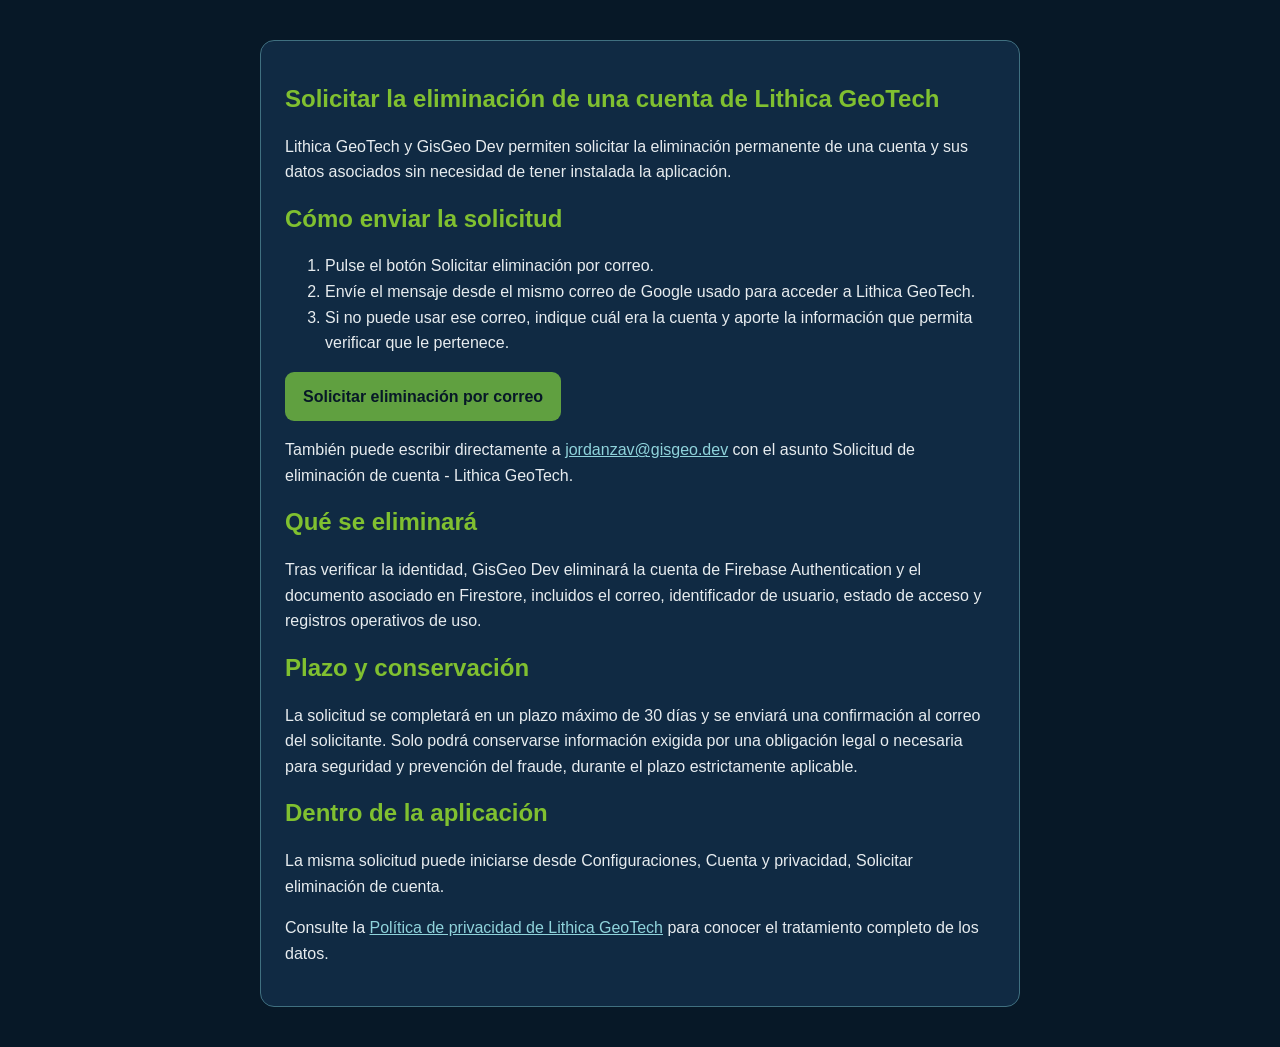
<file: lithica-geotech-account-deletion.html>
<!doctype html>
<html lang="es">
<head>
  <meta charset="utf-8">
  <meta name="viewport" content="width=device-width, initial-scale=1">
  <title>Eliminar cuenta de Lithica GeoTech</title>
  <meta name="description" content="Solicite la eliminación de su cuenta de Lithica GeoTech y sus datos asociados.">
  <style>
    :root { color-scheme: light dark; font-family: Arial, sans-serif; }
    body { margin: 0; background: #071827; color: #e7ecef; line-height: 1.6; }
    main { width: min(760px, calc(100% - 40px)); margin: 40px auto; }
    h1, h2 { color: #80c030; line-height: 1.2; }
    a { color: #8fd3db; }
    .card { background: #102a43; border: 1px solid #407080; border-radius: 14px; padding: 24px; }
    .button { display: inline-block; background: #60a040; color: #071827; padding: 12px 18px; border-radius: 9px; font-weight: bold; text-decoration: none; }
  </style>
</head>
<body>
  <main>
    <article class="card">
      <h1>Solicitar la eliminación de una cuenta de Lithica GeoTech</h1>
      <p>Lithica GeoTech y GisGeo Dev permiten solicitar la eliminación permanente de una cuenta y sus datos asociados sin necesidad de tener instalada la aplicación.</p>

      <h2>Cómo enviar la solicitud</h2>
      <ol>
        <li>Pulse el botón Solicitar eliminación por correo.</li>
        <li>Envíe el mensaje desde el mismo correo de Google usado para acceder a Lithica GeoTech.</li>
        <li>Si no puede usar ese correo, indique cuál era la cuenta y aporte la información que permita verificar que le pertenece.</li>
      </ol>

      <p><a class="button" href="mailto:jordanzav@gisgeo.dev?subject=Solicitud%20de%20eliminaci%C3%B3n%20de%20cuenta%20-%20Lithica%20GeoTech&amp;body=Solicito%20la%20eliminaci%C3%B3n%20permanente%20de%20mi%20cuenta%20de%20Lithica%20GeoTech%20y%20de%20los%20datos%20asociados.%0A%0ACorreo%20usado%20en%20la%20aplicaci%C3%B3n%3A%20">Solicitar eliminación por correo</a></p>
      <p>También puede escribir directamente a <a href="mailto:jordanzav@gisgeo.dev">jordanzav@gisgeo.dev</a> con el asunto Solicitud de eliminación de cuenta - Lithica GeoTech.</p>

      <h2>Qué se eliminará</h2>
      <p>Tras verificar la identidad, GisGeo Dev eliminará la cuenta de Firebase Authentication y el documento asociado en Firestore, incluidos el correo, identificador de usuario, estado de acceso y registros operativos de uso.</p>

      <h2>Plazo y conservación</h2>
      <p>La solicitud se completará en un plazo máximo de 30 días y se enviará una confirmación al correo del solicitante. Solo podrá conservarse información exigida por una obligación legal o necesaria para seguridad y prevención del fraude, durante el plazo estrictamente aplicable.</p>

      <h2>Dentro de la aplicación</h2>
      <p>La misma solicitud puede iniciarse desde Configuraciones, Cuenta y privacidad, Solicitar eliminación de cuenta.</p>

      <p>Consulte la <a href="lithica-geotech-privacy.html">Política de privacidad de Lithica GeoTech</a> para conocer el tratamiento completo de los datos.</p>
    </article>
  </main>
</body>
</html>
</file>
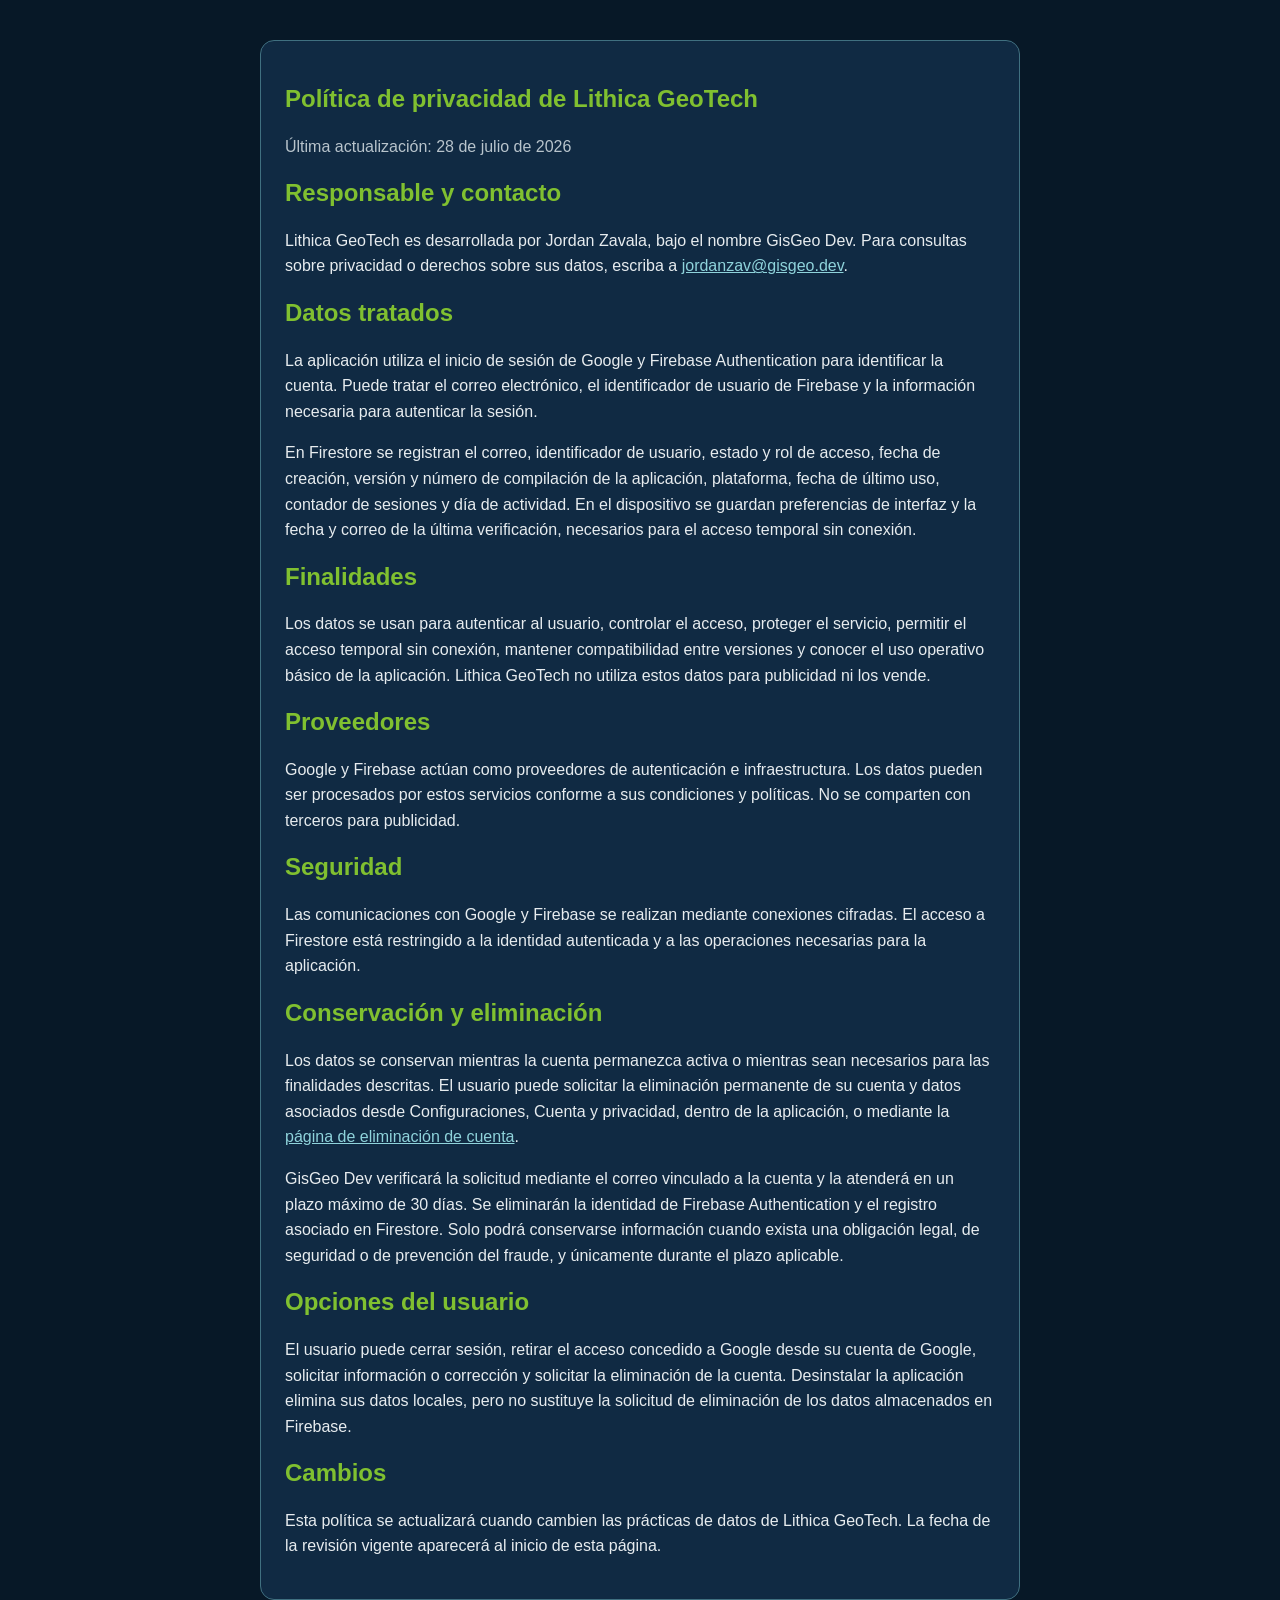
<file: lithica-geotech-privacy.html>
<!doctype html>
<html lang="es">
<head>
  <meta charset="utf-8">
  <meta name="viewport" content="width=device-width, initial-scale=1">
  <title>Política de privacidad de Lithica GeoTech</title>
  <meta name="description" content="Política de privacidad de Lithica GeoTech, desarrollada por GisGeo Dev.">
  <style>
    :root { color-scheme: light dark; font-family: Arial, sans-serif; }
    body { margin: 0; background: #071827; color: #e7ecef; line-height: 1.6; }
    main { width: min(760px, calc(100% - 40px)); margin: 40px auto; }
    h1, h2 { color: #80c030; line-height: 1.2; }
    a { color: #8fd3db; }
    .card { background: #102a43; border: 1px solid #407080; border-radius: 14px; padding: 24px; }
    .updated { color: #b8c4cc; }
  </style>
</head>
<body>
  <main>
    <article class="card">
      <h1>Política de privacidad de Lithica GeoTech</h1>
      <p class="updated">Última actualización: 28 de julio de 2026</p>

      <h2>Responsable y contacto</h2>
      <p>Lithica GeoTech es desarrollada por Jordan Zavala, bajo el nombre GisGeo Dev. Para consultas sobre privacidad o derechos sobre sus datos, escriba a <a href="mailto:jordanzav@gisgeo.dev">jordanzav@gisgeo.dev</a>.</p>

      <h2>Datos tratados</h2>
      <p>La aplicación utiliza el inicio de sesión de Google y Firebase Authentication para identificar la cuenta. Puede tratar el correo electrónico, el identificador de usuario de Firebase y la información necesaria para autenticar la sesión.</p>
      <p>En Firestore se registran el correo, identificador de usuario, estado y rol de acceso, fecha de creación, versión y número de compilación de la aplicación, plataforma, fecha de último uso, contador de sesiones y día de actividad. En el dispositivo se guardan preferencias de interfaz y la fecha y correo de la última verificación, necesarios para el acceso temporal sin conexión.</p>

      <h2>Finalidades</h2>
      <p>Los datos se usan para autenticar al usuario, controlar el acceso, proteger el servicio, permitir el acceso temporal sin conexión, mantener compatibilidad entre versiones y conocer el uso operativo básico de la aplicación. Lithica GeoTech no utiliza estos datos para publicidad ni los vende.</p>

      <h2>Proveedores</h2>
      <p>Google y Firebase actúan como proveedores de autenticación e infraestructura. Los datos pueden ser procesados por estos servicios conforme a sus condiciones y políticas. No se comparten con terceros para publicidad.</p>

      <h2>Seguridad</h2>
      <p>Las comunicaciones con Google y Firebase se realizan mediante conexiones cifradas. El acceso a Firestore está restringido a la identidad autenticada y a las operaciones necesarias para la aplicación.</p>

      <h2>Conservación y eliminación</h2>
      <p>Los datos se conservan mientras la cuenta permanezca activa o mientras sean necesarios para las finalidades descritas. El usuario puede solicitar la eliminación permanente de su cuenta y datos asociados desde Configuraciones, Cuenta y privacidad, dentro de la aplicación, o mediante la <a href="lithica-geotech-account-deletion.html">página de eliminación de cuenta</a>.</p>
      <p>GisGeo Dev verificará la solicitud mediante el correo vinculado a la cuenta y la atenderá en un plazo máximo de 30 días. Se eliminarán la identidad de Firebase Authentication y el registro asociado en Firestore. Solo podrá conservarse información cuando exista una obligación legal, de seguridad o de prevención del fraude, y únicamente durante el plazo aplicable.</p>

      <h2>Opciones del usuario</h2>
      <p>El usuario puede cerrar sesión, retirar el acceso concedido a Google desde su cuenta de Google, solicitar información o corrección y solicitar la eliminación de la cuenta. Desinstalar la aplicación elimina sus datos locales, pero no sustituye la solicitud de eliminación de los datos almacenados en Firebase.</p>

      <h2>Cambios</h2>
      <p>Esta política se actualizará cuando cambien las prácticas de datos de Lithica GeoTech. La fecha de la revisión vigente aparecerá al inicio de esta página.</p>
    </article>
  </main>
</body>
</html>
</file>
<file: css/styles.css>
/* ==========================================================================
   LITHICA GEOTECH - DESIGN SYSTEM & STYLES (MATCHING LITHICA ATLAS THEME)
   ========================================================================== */

:root {
  /* GUI Scale */
  --gui-scale: 1.0;

  /* Dark Theme Color Palette (Default Inherited from Lithica Theme System) */
  --bg-dark: #071827;
  --bg-dark-deep: #061521;
  --surface-dark: #102A43;
  --surface-container-low: #123149;
  --surface-container-high: #17354F;
  --navy-deep: #0B2238;
  
  --primary-green: #60A040;
  --primary-lime: #80C030;
  --primary-teal: #407080;
  --accent-cyan: #51B4B4;
  --accent-ochre: #D48245;
  --accent-purple: #9A5BC4;
  --accent-copper: #C67932;
  --accent-blue: #6D9FDE;

  --text-main: #E5E7EB;
  --text-muted: #9CA3AF;
  --text-dim: #6B7280;

  --border-outline: rgba(64, 112, 128, 0.28);
  --border-outline-glow: rgba(96, 160, 64, 0.4);

  /* Fonts */
  --font-heading: 'Outfit', sans-serif;
  --font-body: 'Inter', -apple-system, BlinkMacSystemFont, sans-serif;
  --font-code: 'Fira Code', monospace;

  /* Transitions & Shadows */
  --transition-fast: 0.2s cubic-bezier(0.4, 0, 0.2, 1);
  --transition-smooth: 0.35s cubic-bezier(0.4, 0, 0.2, 1);
  --glass-shadow: 0 8px 32px 0 rgba(0, 0, 0, 0.37);
  --glow-shadow-green: 0 0 20px rgba(96, 160, 64, 0.25);
}

html {
  font-size: calc(16px * var(--gui-scale, 1.0));
}

/* Light Theme Variables */
body.light-theme {
  --bg-dark: #F1F5F9;
  --bg-dark-deep: #E2E8F0;
  --surface-dark: #FFFFFF;
  --surface-container-low: #F8FAFC;
  --surface-container-high: #E2E8F0;
  --navy-deep: #CBD5E1;

  --text-main: #0F172A;
  --text-muted: #475569;
  --text-dim: #64748B;

  --border-outline: rgba(64, 112, 128, 0.22);
  --glass-shadow: 0 10px 30px rgba(15, 23, 42, 0.08);

  background-color: var(--bg-dark);
  color: var(--text-main);
}

/* Base Resets */
* {
  box-sizing: border-box;
  margin: 0;
  padding: 0;
}

body {
  font-family: var(--font-body);
  min-height: 100vh;
  overflow-x: hidden;
  line-height: 1.5;
  transition: background-color var(--transition-smooth), color var(--transition-smooth);
}

body.dark-theme {
  background-color: var(--bg-dark);
  color: var(--text-main);
}

/* Topographic Canvas & Dynamic Background Wrapper */
.lithica-bg-container {
  position: fixed;
  top: 0;
  left: 0;
  width: 100vw;
  height: 100vh;
  z-index: -1;
  pointer-events: none;
}

.bg-gradient-base {
  position: absolute;
  inset: 0;
  background: linear-gradient(135deg, var(--bg-dark-deep) 0%, #0A2233 50%, #102D3D 100%);
}

.bg-radial-teal {
  position: absolute;
  top: -20%;
  left: -15%;
  width: 70vw;
  height: 70vh;
  background: radial-gradient(circle, rgba(64, 112, 128, 0.18) 0%, transparent 70%);
}

.bg-radial-green {
  position: absolute;
  bottom: -20%;
  right: -15%;
  width: 70vw;
  height: 70vh;
  background: radial-gradient(circle, rgba(96, 160, 64, 0.12) 0%, transparent 70%);
}

#topographic-canvas {
  position: absolute;
  inset: 0;
  width: 100%;
  height: 100%;
  opacity: 0.7;
}

/* Layout App Structure */
#app {
  display: flex;
  flex-direction: column;
  min-height: 100vh;
}

/* Header & Navbar */
.app-header {
  display: flex;
  align-items: center;
  justify-content: space-between;
  padding: 1rem 2rem;
  background: rgba(16, 42, 67, 0.65);
  backdrop-filter: blur(16px);
  -webkit-backdrop-filter: blur(16px);
  border-bottom: 1px solid var(--border-outline);
  position: sticky;
  top: 0;
  z-index: 100;
}

.header-brand {
  display: flex;
  align-items: center;
  gap: 0.85rem;
}

.brand-titles h1 {
  font-family: var(--font-heading);
  font-size: 1.45rem;
  font-weight: 700;
  color: #FFFFFF;
  letter-spacing: -0.02em;
}

.brand-titles h1 span {
  color: var(--primary-green);
}

.version-badge {
  font-size: 0.72rem;
  background: rgba(96, 160, 64, 0.18);
  color: var(--primary-lime);
  padding: 0.15rem 0.6rem;
  border-radius: 12px;
  border: 1px solid rgba(128, 192, 48, 0.3);
  font-family: var(--font-code);
  font-weight: 600;
}

.header-nav {
  display: flex;
  gap: 0.4rem;
  background: rgba(11, 34, 56, 0.7);
  padding: 0.3rem;
  border-radius: 16px;
  border: 1px solid var(--border-outline);
}

.nav-btn {
  display: flex;
  align-items: center;
  gap: 0.5rem;
  background: transparent;
  border: none;
  color: var(--text-muted);
  font-family: var(--font-body);
  font-weight: 500;
  font-size: 0.88rem;
  padding: 0.55rem 1.1rem;
  border-radius: 12px;
  cursor: pointer;
  transition: var(--transition-fast);
}

.nav-btn:hover {
  color: var(--text-main);
  background: rgba(64, 112, 128, 0.15);
}

.nav-btn.active {
  background: rgba(96, 160, 64, 0.22);
  color: var(--primary-lime);
  font-weight: 600;
  border: 1px solid rgba(128, 192, 48, 0.3);
}

/* Right Header Actions (Engineer vs Expert Toggle & Settings) */
.header-actions {
  display: flex;
  align-items: center;
  gap: 0.8rem;
}

.icon-btn-header {
  display: flex;
  align-items: center;
  justify-content: center;
  width: 40px;
  height: 40px;
  background: rgba(11, 34, 56, 0.7);
  border: 1px solid var(--border-outline);
  color: var(--text-main);
  border-radius: 12px;
  cursor: pointer;
  transition: var(--transition-fast);
}

.icon-btn-header:hover {
  background: rgba(96, 160, 64, 0.2);
  border-color: var(--primary-lime);
  color: var(--primary-lime);
}

body.light-theme .app-header {
  background: rgba(255, 255, 255, 0.85);
}

body.light-theme .brand-titles h1 {
  color: #0F172A;
}

body.light-theme .header-nav,
body.light-theme .mode-toggle-wrapper,
body.light-theme .icon-btn-header {
  background: rgba(241, 245, 249, 0.85);
  border-color: rgba(64, 112, 128, 0.25);
}

body.light-theme .bg-gradient-base {
  background: linear-gradient(135deg, #F1F5F9 0%, #E2E8F0 50%, #ECEFF4 100%);
}

body.light-theme .glass-card {
  background: rgba(255, 255, 255, 0.85);
  box-shadow: 0 8px 30px rgba(15, 23, 42, 0.08);
  border-color: rgba(64, 112, 128, 0.2);
}

body.light-theme select,
body.light-theme input[type="text"],
body.light-theme input[type="number"] {
  background: #FFFFFF;
  color: #0F172A;
  border-color: #CBD5E1;
}

.mode-label {
  font-size: 0.8rem;
  font-weight: 600;
  color: var(--text-muted);
  transition: var(--transition-fast);
}

.switch {
  position: relative;
  display: inline-block;
  width: 44px;
  height: 22px;
}

.switch input {
  opacity: 0;
  width: 0;
  height: 0;
}

.slider {
  position: absolute;
  cursor: pointer;
  inset: 0;
  background-color: var(--primary-teal);
  transition: .3s;
}

.slider:before {
  position: absolute;
  content: "";
  height: 16px;
  width: 16px;
  left: 3px;
  bottom: 3px;
  background-color: white;
  transition: .3s;
}

input:checked + .slider {
  background-color: var(--accent-purple);
}

input:checked + .slider:before {
  transform: translateX(22px);
}

.slider.round {
  border-radius: 22px;
}

.slider.round:before {
  border-radius: 50%;
}

body:not(.expert-active) .engineer-label {
  color: var(--primary-lime);
}

body.expert-active .expert-label {
  color: var(--accent-purple);
}

/* Main Content Panels */
.app-content {
  flex: 1;
  padding: 2rem;
  max-width: 1440px;
  margin: 0 auto;
  width: 100%;
}

.tab-panel {
  display: none;
  animation: fadeIn 0.4s ease-in-out;
}

.tab-panel.active {
  display: block;
}

@keyframes fadeIn {
  from { opacity: 0; transform: translateY(8px); }
  to { opacity: 1; transform: translateY(0); }
}

/* Panel Header */
.panel-header {
  display: flex;
  justify-content: space-between;
  align-items: flex-end;
  margin-bottom: 1.8rem;
}

.panel-header h2 {
  font-family: var(--font-heading);
  font-size: 1.7rem;
  font-weight: 700;
  color: #FFFFFF;
}

.subtitle {
  color: var(--text-muted);
  font-size: 0.92rem;
  margin-top: 0.2rem;
}

/* Glass Card Component */
.glass-card {
  background: rgba(16, 42, 67, 0.65);
  backdrop-filter: blur(12px);
  -webkit-backdrop-filter: blur(12px);
  border-radius: 24px;
  border: 1px solid var(--border-outline);
  padding: 1.6rem;
  box-shadow: var(--glass-shadow);
  transition: var(--transition-smooth);
}

.glass-card:hover {
  border-color: rgba(96, 160, 64, 0.35);
}

/* Grid Layouts */
.grid-layout-kb {
  display: grid;
  grid-template-columns: 320px 1fr;
  gap: 1.5rem;
}

.grid-layout-calculator {
  display: grid;
  grid-template-columns: 1fr 1fr;
  gap: 1.5rem;
  align-items: start;
}

@media (max-width: 1024px) {
  .grid-layout-calculator {
    grid-template-columns: 1fr;
  }
}

.calculator-results-column {
  display: flex;
  flex-direction: column;
  gap: 1.5rem;
}

/* Tab 1: Knowledge Base Search & List */
.search-filter-bar {
  display: flex;
  gap: 0.8rem;
}

.search-input-wrapper {
  display: flex;
  align-items: center;
  gap: 0.6rem;
  background: rgba(11, 34, 56, 0.8);
  border: 1px solid var(--border-outline);
  padding: 0.55rem 1rem;
  border-radius: 14px;
}

.search-input-wrapper input {
  background: transparent;
  border: none;
  color: white;
  font-family: var(--font-body);
  font-size: 0.9rem;
  outline: none;
  width: 240px;
}

select.version-select, #material-category-filter {
  background: rgba(11, 34, 56, 0.9);
  border: 1px solid var(--border-outline);
  color: var(--text-main);
  font-family: var(--font-body);
  padding: 0.55rem 1rem;
  border-radius: 14px;
  outline: none;
  font-size: 0.88rem;
  cursor: pointer;
}

.material-selectable-list {
  list-style: none;
  margin-top: 1rem;
  display: flex;
  flex-direction: column;
  gap: 0.5rem;
  max-height: 600px;
  overflow-y: auto;
  padding-right: 0.4rem;
}

.material-item {
  padding: 0.85rem 1rem;
  border-radius: 14px;
  background: rgba(18, 49, 73, 0.5);
  border: 1px solid rgba(64, 112, 128, 0.15);
  cursor: pointer;
  transition: var(--transition-fast);
  display: flex;
  justify-content: space-between;
  align-items: center;
}

.material-item:hover {
  background: rgba(64, 112, 128, 0.25);
  border-color: var(--primary-teal);
}

.material-item.selected {
  background: rgba(96, 160, 64, 0.2);
  border-color: var(--primary-green);
}

.mat-name {
  font-weight: 600;
  font-size: 0.95rem;
}

.mat-type-pill {
  font-size: 0.72rem;
  padding: 0.15rem 0.5rem;
  border-radius: 8px;
  font-weight: 600;
  text-transform: uppercase;
}

.mat-type-pill.igneous { background: rgba(212, 130, 69, 0.2); color: var(--accent-ochre); }
.mat-type-pill.sedimentary { background: rgba(81, 180, 180, 0.2); color: var(--accent-cyan); }
.mat-type-pill.metamorphic { background: rgba(154, 91, 196, 0.2); color: var(--accent-purple); }

/* Material Detail Card & Expert Breakdown */
.mat-header-box {
  display: flex;
  justify-content: space-between;
  align-items: flex-start;
  border-bottom: 1px solid var(--border-outline);
  padding-bottom: 1.2rem;
  margin-bottom: 1.5rem;
}

.mat-title-area h3 {
  font-family: var(--font-heading);
  font-size: 1.8rem;
  color: #FFFFFF;
}

.mat-meta-info {
  display: flex;
  gap: 0.6rem;
  margin-top: 0.4rem;
}

.pill-tag {
  font-size: 0.78rem;
  padding: 0.2rem 0.65rem;
  border-radius: 12px;
  background: rgba(64, 112, 128, 0.2);
  color: var(--accent-cyan);
  border: 1px solid rgba(81, 180, 180, 0.3);
  font-weight: 600;
}

/* Engineer Mode Recommended Box */
.engineer-recommendation-box {
  background: rgba(96, 160, 64, 0.12);
  border: 1px solid rgba(96, 160, 64, 0.3);
  border-radius: 18px;
  padding: 1.2rem 1.5rem;
  margin-bottom: 1.8rem;
}

.engineer-recommendation-box h4 {
  color: var(--primary-lime);
  font-size: 0.95rem;
  text-transform: uppercase;
  letter-spacing: 0.05em;
  margin-bottom: 0.6rem;
}

.rec-values-grid {
  display: grid;
  grid-template-columns: repeat(auto-fit, minmax(160px, 1fr));
  gap: 1rem;
}

.rec-item {
  display: flex;
  flex-direction: column;
}

.rec-item .label { font-size: 0.8rem; color: var(--text-muted); }
.rec-item .val { font-size: 1.3rem; font-weight: 700; color: #FFFFFF; font-family: var(--font-heading); }

/* Contradiction & Variability Visualizer (Expert Mode) */
.expert-contradiction-section {
  display: none;
  background: rgba(11, 34, 56, 0.6);
  border: 1px solid var(--border-outline);
  border-radius: 18px;
  padding: 1.4rem;
  margin-bottom: 1.5rem;
}

body.expert-active .expert-contradiction-section {
  display: block;
}

.section-title-expert {
  display: flex;
  justify-content: space-between;
  align-items: center;
  margin-bottom: 1.2rem;
}

.section-title-expert h4 {
  font-family: var(--font-heading);
  color: var(--accent-purple);
  font-size: 1.1rem;
}

.confidence-indicator {
  font-size: 0.78rem;
  padding: 0.2rem 0.6rem;
  border-radius: 10px;
  font-weight: 600;
}

.confidence-indicator.high { background: rgba(96, 160, 64, 0.25); color: var(--primary-lime); }
.confidence-indicator.medium { background: rgba(212, 130, 69, 0.25); color: var(--accent-ochre); }

/* Visual Property Range Bar */
.prop-range-block {
  margin-bottom: 1.5rem;
}

.prop-name {
  display: flex;
  justify-content: space-between;
  font-size: 0.9rem;
  font-weight: 600;
  margin-bottom: 0.5rem;
}

.range-bar-track {
  position: relative;
  height: 24px;
  background: rgba(18, 49, 73, 0.8);
  border-radius: 12px;
  border: 1px solid var(--border-outline);
  overflow: hidden;
}

.range-bar-fill {
  position: absolute;
  height: 100%;
  background: linear-gradient(90deg, rgba(64, 112, 128, 0.4), rgba(96, 160, 64, 0.6));
  border-radius: 12px;
}

.range-author-pin {
  position: absolute;
  top: 50%;
  transform: translate(-50%, -50%);
  width: 12px;
  height: 12px;
  border-radius: 50%;
  background: #FFFFFF;
  border: 2px solid var(--accent-purple);
  box-shadow: 0 0 8px rgba(255, 255, 255, 0.8);
}

.source-citations-list {
  list-style: none;
  display: flex;
  flex-direction: column;
  gap: 0.6rem;
  margin-top: 1rem;
}

.citation-item {
  font-size: 0.85rem;
  background: rgba(18, 49, 73, 0.4);
  padding: 0.6rem 0.9rem;
  border-radius: 10px;
  border-left: 3px solid var(--accent-cyan);
}

/* Calculator Forms & Inputs */
.calc-form {
  display: flex;
  flex-direction: column;
  gap: 1.2rem;
  margin-top: 1rem;
}

.form-group {
  display: flex;
  flex-direction: column;
  gap: 0.4rem;
}

.form-group label {
  font-size: 0.88rem;
  font-weight: 500;
  color: var(--text-main);
}

.highlight-val {
  color: var(--primary-lime);
  font-family: var(--font-code);
  font-weight: 700;
}

.form-group select, .form-group input[type="number"] {
  background: rgba(11, 34, 56, 0.8);
  border: 1px solid var(--border-outline);
  color: #FFFFFF;
  padding: 0.7rem 1rem;
  border-radius: 14px;
  font-family: var(--font-body);
  font-size: 0.9rem;
  outline: none;
  transition: var(--transition-fast);
}

.form-group select:focus, .form-group input[type="number"]:focus {
  border-color: var(--primary-green);
  box-shadow: var(--glow-shadow-green);
}

/* Sliders */
input[type="range"] {
  -webkit-appearance: none;
  appearance: none;
  width: 100%;
  height: 8px;
  background: rgba(64, 112, 128, 0.3);
  border-radius: 6px;
  outline: none;
}

input[type="range"]::-webkit-slider-thumb {
  -webkit-appearance: none;
  appearance: none;
  width: 20px;
  height: 20px;
  border-radius: 50%;
  background: var(--primary-green);
  cursor: pointer;
  box-shadow: 0 0 10px rgba(96, 160, 64, 0.5);
}

.range-labels {
  display: flex;
  justify-content: space-between;
  font-size: 0.75rem;
  color: var(--text-muted);
}

.form-section-title {
  font-family: var(--font-heading);
  font-size: 0.95rem;
  color: var(--accent-cyan);
  border-bottom: 1px solid var(--border-outline);
  padding-bottom: 0.3rem;
  margin-top: 0.6rem;
}

/* Results Card Styling */
.score-display {
  display: flex;
  align-items: center;
  justify-content: space-between;
  background: rgba(11, 34, 56, 0.8);
  border: 1px solid var(--border-outline);
  padding: 1.2rem 1.5rem;
  border-radius: 20px;
  margin-top: 1rem;
}

.main-score {
  display: flex;
  align-items: baseline;
  gap: 0.4rem;
}

.score-label {
  font-size: 0.85rem;
  color: var(--text-muted);
  display: block;
}

.score-value {
  font-family: var(--font-heading);
  font-size: 2.8rem;
  font-weight: 800;
  color: var(--primary-lime);
}

.score-unit {
  color: var(--text-muted);
  font-size: 1.1rem;
}

.rock-class-badge {
  padding: 0.6rem 1.2rem;
  border-radius: 14px;
  font-weight: 700;
  font-size: 0.95rem;
  background: rgba(96, 160, 64, 0.2);
  color: var(--primary-lime);
  border: 1px solid rgba(128, 192, 48, 0.4);
}

/* Tables */
.breakdown-table-wrapper {
  margin-top: 1.2rem;
  overflow-x: auto;
}

.breakdown-table {
  width: 100%;
  border-collapse: collapse;
  font-size: 0.85rem;
}

.breakdown-table th {
  text-align: left;
  padding: 0.6rem 0.8rem;
  background: rgba(18, 49, 73, 0.7);
  color: var(--text-muted);
  border-bottom: 1px solid var(--border-outline);
}

.breakdown-table td {
  padding: 0.65rem 0.8rem;
  border-bottom: 1px solid rgba(64, 112, 128, 0.15);
}

/* Q-System Results Box */
.q-score-wrapper {
  display: flex;
  gap: 1.2rem;
  margin-top: 1rem;
}

.q-score-box {
  background: rgba(11, 34, 56, 0.8);
  border: 1px solid var(--border-outline);
  padding: 1.2rem;
  border-radius: 20px;
  display: flex;
  flex-direction: column;
  align-items: center;
  justify-content: center;
  min-width: 140px;
}

.q-quality-desc {
  font-size: 0.85rem;
  font-weight: 700;
  color: var(--accent-cyan);
  margin-top: 0.2rem;
}

.q-quotients {
  display: grid;
  grid-template-columns: repeat(3, 1fr);
  gap: 0.6rem;
  flex: 1;
}

.quotient-item {
  background: rgba(18, 49, 73, 0.5);
  border: 1px solid var(--border-outline);
  border-radius: 14px;
  padding: 0.8rem;
  display: flex;
  flex-direction: column;
  align-items: center;
}

.quotient-item .q-title { font-size: 0.72rem; color: var(--text-muted); }
.quotient-item .q-formula { font-size: 0.8rem; color: var(--accent-cyan); font-family: var(--font-code); }
.quotient-item .q-val { font-size: 1.3rem; font-weight: 700; color: #FFFFFF; font-family: var(--font-heading); margin-top: 0.2rem; }

.dim-eq-box {
  margin-top: 1rem;
  background: rgba(64, 112, 128, 0.15);
  padding: 0.7rem 1rem;
  border-radius: 12px;
  font-size: 0.88rem;
}

/* Canvas Styling */
.canvas-container {
  margin-top: 1.5rem;
}

.canvas-container h4 {
  font-family: var(--font-heading);
  font-size: 0.95rem;
  color: var(--text-muted);
  margin-bottom: 0.6rem;
}

canvas {
  width: 100%;
  background: rgba(11, 34, 56, 0.9);
  border: 1px solid var(--border-outline);
  border-radius: 16px;
}

/* Barton Support Zone Card (Positioned below Barton canvas chart) */
.barton-zone-card {
  margin-top: 1.2rem;
  background: rgba(96, 160, 64, 0.08);
  border: 1.5px solid rgba(96, 160, 64, 0.35);
  border-radius: 18px;
  padding: 1.2rem;
  transition: var(--transition-smooth);
}

body.light-theme .barton-zone-card {
  background: rgba(240, 253, 244, 0.9);
  border-color: rgba(96, 160, 64, 0.35);
}

.barton-card-header {
  display: flex;
  align-items: center;
  justify-content: space-between;
  border-bottom: 1px solid var(--border-outline);
  padding-bottom: 0.7rem;
  margin-bottom: 0.9rem;
}

.barton-zone-title {
  display: flex;
  align-items: center;
  gap: 0.5rem;
  font-family: var(--font-heading);
  font-size: 1.1rem;
  font-weight: 700;
}

.traceable-badge {
  font-family: var(--font-code);
  font-size: 0.75rem;
  font-weight: 600;
  padding: 0.2rem 0.7rem;
  border-radius: 12px;
  background: rgba(96, 160, 64, 0.18);
  color: var(--primary-lime);
  border: 1px solid rgba(128, 192, 48, 0.35);
}

body.light-theme .traceable-badge {
  background: rgba(96, 160, 64, 0.15);
  color: #2D6A12;
}

.barton-card-grid {
  display: grid;
  grid-template-columns: repeat(2, 1fr);
  gap: 0.75rem 1.5rem;
  font-size: 0.85rem;
}

@media (max-width: 640px) {
  .barton-card-grid {
    grid-template-columns: 1fr;
  }
}

.barton-grid-item {
  display: flex;
  flex-direction: column;
  gap: 0.15rem;
}

.barton-grid-item.full-width {
  grid-column: 1 / -1;
}

.barton-item-label {
  font-size: 0.78rem;
  color: var(--text-muted);
  font-weight: 500;
}

.barton-item-val {
  color: var(--text-main);
  font-weight: 600;
}

.barton-item-val.highlight-green {
  font-weight: 700;
}

/* Hoek-Brown Parameter Cards */
.hb-params-grid {
  display: grid;
  grid-template-columns: repeat(3, 1fr);
  gap: 0.8rem;
  margin-top: 1rem;
}

.hb-param-card {
  background: rgba(18, 49, 73, 0.5);
  border: 1px solid var(--border-outline);
  padding: 0.9rem;
  border-radius: 16px;
  display: flex;
  flex-direction: column;
}

.hb-param-card.highlight-card {
  grid-column: span 1.5;
  background: rgba(96, 160, 64, 0.15);
  border-color: rgba(128, 192, 48, 0.3);
}

.param-title { font-size: 0.78rem; color: var(--text-muted); }
.param-val { font-size: 1.25rem; font-weight: 700; color: #FFFFFF; font-family: var(--font-heading); }

/* ISRM Cards Grid */
.isrm-cards-grid {
  display: grid;
  grid-template-columns: repeat(auto-fill, minmax(320px, 1fr));
  gap: 1.5rem;
}

.isrm-card {
  display: flex;
  flex-direction: column;
  gap: 0.8rem;
}

.isrm-book-badge {
  align-self: flex-start;
  font-size: 0.72rem;
  padding: 0.15rem 0.6rem;
  border-radius: 10px;
  font-weight: 700;
  text-transform: uppercase;
}

.isrm-book-badge.blue { background: rgba(109, 159, 222, 0.2); color: var(--accent-blue); }
.isrm-book-badge.orange { background: rgba(212, 130, 69, 0.2); color: var(--accent-ochre); }

.book-filter {
  display: flex;
  gap: 0.6rem;
}

.filter-pill {
  background: rgba(11, 34, 56, 0.8);
  border: 1px solid var(--border-outline);
  color: var(--text-muted);
  padding: 0.45rem 0.9rem;
  border-radius: 12px;
  font-size: 0.85rem;
  cursor: pointer;
  transition: var(--transition-fast);
}

.filter-pill.active {
  background: rgba(96, 160, 64, 0.22);
  color: var(--primary-lime);
  border-color: rgba(128, 192, 48, 0.4);
}

/* Modal Styling */
.modal-overlay {
  display: none;
  position: fixed;
  inset: 0;
  background: rgba(6, 21, 33, 0.8);
  backdrop-filter: blur(8px);
  z-index: 200;
  align-items: center;
  justify-content: center;
  padding: 1.5rem;
}

.modal-overlay.active {
  display: flex;
}

.modal-content {
  width: 100%;
  max-width: 900px;
  max-height: 90vh;
  overflow-y: auto;
}

.modal-header {
  display: flex;
  justify-content: space-between;
  align-items: center;
  border-bottom: 1px solid var(--border-outline);
  padding-bottom: 1rem;
  margin-bottom: 1rem;
}

.modal-close-btn {
  background: transparent;
  border: none;
  color: var(--text-muted);
  font-size: 1.8rem;
  cursor: pointer;
}

.gsi-matrix-table {
  width: 100%;
  border-collapse: collapse;
  margin-top: 1rem;
}

.gsi-matrix-table td {
  border: 1px solid var(--border-outline);
  padding: 0.8rem;
  text-align: center;
  cursor: pointer;
  transition: var(--transition-fast);
  font-size: 0.8rem;
}

.gsi-matrix-table td:hover {
  background: rgba(96, 160, 64, 0.25);
}

.gsi-cell-score {
  font-weight: 800;
  font-size: 1.1rem;
  color: var(--primary-lime);
  display: block;
}

/* Settings Modal Specific Styling (Matching Lithica Atlas) */
.settings-modal-content {
  max-width: 780px;
  padding: 1.8rem;
  display: flex;
  flex-direction: column;
  gap: 1.2rem;
}

.settings-header-banner {
  display: flex;
  align-items: center;
  gap: 1.2rem;
  padding: 1.5rem 1.8rem;
  background: linear-gradient(135deg, #0B2238 0%, #17354F 50%, #407080 100%);
  border-radius: 20px;
  color: #FFFFFF;
}

.settings-header-icon {
  width: 48px;
  height: 48px;
  background: rgba(255, 255, 255, 0.15);
  border-radius: 14px;
  display: flex;
  align-items: center;
  justify-content: center;
}

.settings-header-titles h3 {
  font-family: var(--font-heading);
  font-size: 1.35rem;
  font-weight: 700;
}

.settings-header-titles p {
  font-size: 0.85rem;
  opacity: 0.85;
}

.settings-cards-grid {
  display: flex;
  flex-direction: column;
  gap: 1.2rem;
}

.settings-card {
  background: rgba(16, 42, 67, 0.5);
  border: 1px solid var(--border-outline);
  border-radius: 20px;
  padding: 1.4rem 1.6rem;
  display: flex;
  flex-direction: column;
  gap: 1rem;
}

body.light-theme .settings-card {
  background: rgba(255, 255, 255, 0.9);
  border-color: rgba(64, 112, 128, 0.22);
}

.settings-card-header {
  display: flex;
  align-items: flex-start;
  gap: 1rem;
}

.settings-card-icon {
  width: 42px;
  height: 42px;
  background: rgba(96, 160, 64, 0.15);
  color: var(--primary-lime);
  border-radius: 12px;
  display: flex;
  align-items: center;
  justify-content: center;
  flex-shrink: 0;
}

.settings-card-titles h4 {
  font-family: var(--font-heading);
  font-size: 1.1rem;
  font-weight: 700;
  color: var(--text-main);
}

.settings-card-titles p {
  font-size: 0.82rem;
  color: var(--text-muted);
}

/* Segmented Buttons Control */
.segmented-group {
  display: inline-flex;
  background: rgba(11, 34, 56, 0.8);
  border: 1px solid var(--border-outline);
  padding: 0.25rem;
  border-radius: 14px;
  gap: 0.25rem;
  width: max-content;
  max-width: 100%;
}

body.light-theme .segmented-group {
  background: #E2E8F0;
  border-color: #CBD5E1;
}

.segmented-btn {
  display: flex;
  align-items: center;
  gap: 0.5rem;
  background: transparent;
  border: none;
  color: var(--text-muted);
  font-family: var(--font-body);
  font-size: 0.84rem;
  font-weight: 600;
  padding: 0.5rem 1rem;
  border-radius: 10px;
  cursor: pointer;
  transition: var(--transition-fast);
}

.segmented-btn:hover {
  color: var(--text-main);
}

.segmented-btn.active {
  background: var(--primary-teal);
  color: #FFFFFF;
  box-shadow: 0 2px 8px rgba(0, 0, 0, 0.2);
}

/* Scale Controls */
.scale-controls-wrapper {
  display: flex;
  flex-direction: column;
  gap: 0.8rem;
}

.scale-top-info {
  display: flex;
  justify-content: space-between;
  align-items: center;
}

.scale-val-display {
  font-family: var(--font-heading);
  font-size: 1.3rem;
  font-weight: 800;
  color: var(--primary-lime);
}

.btn-reset-scale {
  display: flex;
  align-items: center;
  gap: 0.4rem;
  background: transparent;
  border: 1px solid var(--border-outline);
  color: var(--text-muted);
  padding: 0.35rem 0.8rem;
  border-radius: 10px;
  font-size: 0.78rem;
  cursor: pointer;
  transition: var(--transition-fast);
}

.btn-reset-scale:hover {
  background: rgba(96, 160, 64, 0.15);
  color: var(--primary-lime);
  border-color: var(--primary-lime);
}

.gui-slider {
  width: 100%;
  accent-color: var(--primary-green);
  cursor: pointer;
}

/* Status Chips & Action Buttons */
.chips-row {
  display: flex;
  flex-wrap: wrap;
  gap: 0.6rem;
}

.chip-badge {
  display: inline-flex;
  align-items: center;
  gap: 0.4rem;
  background: rgba(96, 160, 64, 0.15);
  color: var(--primary-lime);
  border: 1px solid rgba(128, 192, 48, 0.3);
  padding: 0.3rem 0.75rem;
  border-radius: 20px;
  font-size: 0.8rem;
  font-weight: 600;
}

.btn-action-primary {
  display: inline-flex;
  align-items: center;
  gap: 0.5rem;
  background: linear-gradient(135deg, var(--primary-green) 0%, #487A30 100%);
  color: #FFFFFF;
  border: none;
  padding: 0.6rem 1.2rem;
  border-radius: 12px;
  font-size: 0.85rem;
  font-weight: 600;
  cursor: pointer;
  text-decoration: none;
  transition: var(--transition-fast);
}

.btn-action-primary:hover {
  box-shadow: var(--glow-shadow-green);
  transform: translateY(-1px);
}

.btn-action-outline {
  display: inline-flex;
  align-items: center;
  gap: 0.5rem;
  background: transparent;
  border: 1px solid var(--border-outline);
  color: var(--text-main);
  padding: 0.6rem 1.2rem;
  border-radius: 12px;
  font-size: 0.85rem;
  font-weight: 600;
  cursor: pointer;
  text-decoration: none;
  transition: var(--transition-fast);
}

.btn-action-outline:hover {
  background: rgba(64, 112, 128, 0.15);
  border-color: var(--primary-teal);
}

/* Footer */
.app-footer {
  display: flex;
  justify-content: space-between;
  padding: 1.2rem 2rem;
  background: rgba(11, 34, 56, 0.9);
  border-top: 1px solid var(--border-outline);
  font-size: 0.82rem;
  color: var(--text-muted);
}

/* ==========================================================================
   LAUNCH SPLASH SCREEN (MATCHING LITHICA ATLAS TIMING & BEHAVIOR)
   ========================================================================== */
.launch-splash {
  position: fixed;
  top: 0;
  left: 0;
  width: 100vw;
  height: 100vh;
  background-color: var(--bg-dark);
  display: flex;
  align-items: center;
  justify-content: center;
  z-index: 99999;
  opacity: 0;
  transition: opacity 0.9s cubic-bezier(0.215, 0.61, 0.355, 1);
  pointer-events: all;
}

body.light-theme .launch-splash {
  background-color: var(--bg-dark);
}

.launch-splash.visible {
  opacity: 1;
}

.launch-splash.fade-out {
  opacity: 0;
  transition: opacity 0.45s ease-in;
  pointer-events: none;
}

.splash-content {
  max-width: 440px;
  width: 72%;
  display: flex;
  justify-content: center;
  align-items: center;
}

.splash-logo {
  width: 100%;
  height: auto;
  object-fit: contain;
}

/* ==========================================================================
   HOEK-BROWN ENHANCEMENTS & MOHR-COULOMB EQUIVALENT CARDS
   ========================================================================== */
.source-chips-group {
  display: flex;
  align-items: center;
  gap: 0.4rem;
  margin-top: 0.4rem;
  flex-wrap: wrap;
}

.chips-label {
  font-size: 0.75rem;
  color: var(--text-dim);
  font-weight: 600;
  margin-right: 0.2rem;
}

.chip-btn {
  background: rgba(64, 112, 128, 0.15);
  border: 1px solid var(--border-outline);
  color: var(--text-muted);
  font-size: 0.72rem;
  padding: 0.2rem 0.55rem;
  border-radius: 20px;
  cursor: pointer;
  transition: var(--transition-fast);
}

.chip-btn:hover {
  border-color: var(--primary-lime);
  color: var(--text-main);
}

.chip-btn.active {
  background: rgba(96, 160, 64, 0.25);
  border-color: var(--primary-green);
  color: var(--primary-lime);
  font-weight: 600;
}

.mc-equivalent-card {
  margin-top: 1rem;
  background: rgba(212, 130, 69, 0.12);
  border: 1px solid rgba(212, 130, 69, 0.35);
  border-radius: 12px;
  padding: 0.9rem 1.1rem;
}

.mc-card-title {
  display: flex;
  align-items: center;
  gap: 0.4rem;
  font-size: 0.9rem;
  font-weight: 700;
  color: var(--accent-ochre);
  margin-bottom: 0.6rem;
}

.mc-params-row {
  display: flex;
  justify-content: space-between;
  gap: 1rem;
  flex-wrap: wrap;
}

.mc-param-item {
  display: flex;
  flex-direction: column;
  gap: 0.15rem;
}

.mc-label {
  font-size: 0.78rem;
  color: var(--text-muted);
}

.mc-value {
  font-size: 1.05rem;
  color: #F59E0B;
  font-weight: 700;
  font-family: var(--font-heading);
}

.chart-header-actions {
  display: flex;
  justify-content: space-between;
  align-items: center;
  margin-bottom: 0.6rem;
  flex-wrap: wrap;
  gap: 0.5rem;
}

.chart-mode-toggle {
  display: flex;
  background: rgba(11, 34, 56, 0.6);
  border: 1px solid var(--border-outline);
  padding: 2px;
  border-radius: 8px;
  gap: 2px;
}

.mode-pill-btn {
  background: transparent;
  border: none;
  color: var(--text-muted);
  font-size: 0.72rem;
  font-weight: 600;
  padding: 0.25rem 0.6rem;
  border-radius: 6px;
  cursor: pointer;
  transition: var(--transition-fast);
}

.mode-pill-btn.active {
  background: var(--primary-green);
  color: #FFFFFF;
}

/* ==========================================================================
   PROPOSED SUPPORT MODULE (DISEÑO PRELIMINAR DE SOSTENIMIENTO)
   ========================================================================== */
.proposed-support-module {
  margin-top: 1.5rem;
  padding: 1.5rem;
  border-radius: 20px;
  background: rgba(16, 42, 67, 0.55);
  border: 1px solid var(--border-outline);
  display: flex;
  flex-direction: column;
  gap: 1.5rem;
}

.module-header {
  display: flex;
  justify-content: space-between;
  align-items: center;
  border-bottom: 1px solid var(--border-outline);
  padding-bottom: 0.8rem;
  flex-wrap: wrap;
  gap: 0.6rem;
}

.module-header .header-left {
  display: flex;
  align-items: center;
  gap: 0.6rem;
}

.module-header h3 {
  font-family: var(--font-heading);
  font-size: 1.25rem;
  color: #FFFFFF;
}

body.light-theme .module-header h3 {
  color: var(--text-main);
}

.executive-badge {
  font-size: 0.75rem;
  font-weight: 700;
  padding: 0.25rem 0.8rem;
  border-radius: 12px;
  background: rgba(96, 160, 64, 0.18);
  color: var(--primary-lime);
  border: 1px solid rgba(128, 192, 48, 0.35);
  text-transform: uppercase;
  letter-spacing: 0.04em;
}

body.light-theme .executive-badge {
  background: rgba(96, 160, 64, 0.15);
  color: #2D6A12;
}

/* Executive Blueprint Card */
.support-executive-blueprint {
  background: rgba(6, 21, 33, 0.85);
  border: 1.5px solid rgba(81, 180, 180, 0.4);
  border-radius: 16px;
  overflow: hidden;
  box-shadow: 0 6px 20px rgba(0, 0, 0, 0.3);
}

body.light-theme .support-executive-blueprint {
  background: #F8FAFC;
  border-color: rgba(64, 112, 128, 0.35);
}

.blueprint-title-bar {
  background: linear-gradient(90deg, rgba(16, 42, 67, 0.95), rgba(64, 112, 128, 0.4));
  padding: 0.65rem 1.2rem;
  display: flex;
  justify-content: space-between;
  align-items: center;
  border-bottom: 1px solid rgba(81, 180, 180, 0.3);
  font-family: var(--font-heading);
  font-size: 0.85rem;
  font-weight: 700;
  letter-spacing: 0.05em;
  color: var(--accent-cyan);
}

body.light-theme .blueprint-title-bar {
  background: linear-gradient(90deg, #E2E8F0, #CBD5E1);
  color: #0F172A;
}

.blueprint-tag {
  font-size: 0.75rem;
  padding: 0.15rem 0.6rem;
  border-radius: 8px;
  background: rgba(96, 160, 64, 0.25);
  color: var(--primary-lime);
  font-weight: 700;
}

.blueprint-body {
  display: flex;
  flex-direction: column;
}

.blueprint-row {
  display: flex;
  border-bottom: 1px dashed rgba(64, 112, 128, 0.25);
}

.blueprint-row:last-child {
  border-bottom: none;
}

@media (max-width: 640px) {
  .blueprint-row {
    flex-direction: column;
  }
}

.blueprint-cell {
  padding: 0.75rem 1.2rem;
  font-size: 0.88rem;
}

.blueprint-cell.label {
  min-width: 220px;
  background: rgba(18, 49, 73, 0.4);
  color: var(--text-muted);
  display: flex;
  align-items: center;
  gap: 0.5rem;
  font-weight: 600;
  border-right: 1px solid rgba(64, 112, 128, 0.2);
}

body.light-theme .blueprint-cell.label {
  background: #EDF2F7;
  color: #475569;
}

.blueprint-cell.val {
  flex: 1;
  color: #FFFFFF;
  font-weight: 700;
  font-family: var(--font-code);
}

body.light-theme .blueprint-cell.val {
  color: #0F172A;
}

.blueprint-footer {
  background: rgba(11, 34, 56, 0.5);
  padding: 0.4rem 1.2rem;
  font-size: 0.72rem;
  color: var(--text-dim);
  text-align: right;
  border-top: 1px solid rgba(64, 112, 128, 0.15);
}

/* Support Params Grid */
.support-params-grid {
  display: grid;
  grid-template-columns: repeat(2, 1fr);
  gap: 1.2rem;
}

@media (max-width: 990px) {
  .support-params-grid {
    grid-template-columns: 1fr;
  }
}

.param-card {
  background: rgba(11, 34, 56, 0.65);
  border: 1px solid var(--border-outline);
  border-radius: 16px;
  overflow: hidden;
  display: flex;
  flex-direction: column;
}

body.light-theme .param-card {
  background: #FFFFFF;
}

.param-card-header {
  padding: 0.8rem 1.2rem;
  background: rgba(18, 49, 73, 0.5);
  border-bottom: 1px solid var(--border-outline);
  display: flex;
  align-items: center;
  gap: 0.6rem;
}

body.light-theme .param-card-header {
  background: #F1F5F9;
}

.header-icon {
  width: 28px;
  height: 28px;
  border-radius: 8px;
  display: flex;
  align-items: center;
  justify-content: center;
}

.header-icon.green { background: rgba(96, 160, 64, 0.2); color: var(--primary-lime); }
.header-icon.ochre { background: rgba(212, 130, 69, 0.2); color: var(--accent-ochre); }
.header-icon.cyan { background: rgba(81, 180, 180, 0.2); color: var(--accent-cyan); }
.header-icon.purple { background: rgba(154, 91, 196, 0.2); color: var(--accent-purple); }

.param-card-header h4 {
  font-family: var(--font-heading);
  font-size: 0.98rem;
  color: #FFFFFF;
}

body.light-theme .param-card-header h4 {
  color: var(--text-main);
}

.param-card-body {
  padding: 1.2rem;
  display: flex;
  flex-direction: column;
  gap: 1rem;
}

/* Formula Box */
.formula-box {
  background: rgba(16, 42, 67, 0.6);
  border: 1px solid rgba(81, 180, 180, 0.25);
  border-radius: 12px;
  padding: 0.8rem 1rem;
  display: flex;
  flex-direction: column;
  gap: 0.5rem;
}

.formula-label {
  font-size: 0.75rem;
  color: var(--text-muted);
}

.formula-code {
  font-family: var(--font-code);
  font-size: 0.92rem;
  color: var(--accent-cyan);
  background: rgba(6, 21, 33, 0.8);
  padding: 0.3rem 0.6rem;
  border-radius: 6px;
  display: inline-block;
}

.calc-vs-adopt {
  display: flex;
  gap: 1rem;
  margin-top: 0.4rem;
  align-items: center;
  flex-wrap: wrap;
}

.calc-item {
  display: flex;
  flex-direction: column;
  gap: 0.2rem;
}

.sub-label {
  font-size: 0.72rem;
  color: var(--text-muted);
}

.highlight-code {
  font-family: var(--font-code);
  font-size: 1.1rem;
  font-weight: 700;
  color: var(--primary-lime);
}

.input-inline {
  display: flex;
  align-items: center;
  gap: 0.3rem;
}

.input-inline input[type="number"] {
  width: 90px;
  background: rgba(6, 21, 33, 0.9);
  border: 1.5px solid var(--primary-green);
  border-radius: 8px;
  color: #FFFFFF;
  padding: 0.25rem 0.5rem;
  font-family: var(--font-code);
  font-size: 1rem;
  font-weight: 700;
}

body.light-theme .input-inline input[type="number"] {
  background: #FFFFFF;
  color: #0F172A;
}

.input-inline .unit {
  font-size: 0.85rem;
  color: var(--text-muted);
}

/* Param Subgrid */
.param-inputs-subgrid {
  display: grid;
  grid-template-columns: repeat(2, 1fr);
  gap: 0.8rem;
}

@media (max-width: 540px) {
  .param-inputs-subgrid {
    grid-template-columns: 1fr;
  }
}

.sub-input-group {
  display: flex;
  flex-direction: column;
  gap: 0.25rem;
}

.sub-input-group.full-span {
  grid-column: 1 / -1;
}

.sub-input-group label {
  font-size: 0.76rem;
  color: var(--text-muted);
  font-weight: 500;
}

.sub-input-group select,
.sub-input-group input[type="text"] {
  background: rgba(18, 49, 73, 0.7);
  border: 1px solid var(--border-outline);
  border-radius: 10px;
  color: #FFFFFF;
  padding: 0.45rem 0.7rem;
  font-size: 0.82rem;
  transition: var(--transition-fast);
}

body.light-theme .sub-input-group select,
body.light-theme .sub-input-group input[type="text"] {
  background: #F8FAFC;
  color: #0F172A;
  border-color: #CBD5E1;
}

.sub-input-group select:focus,
.sub-input-group input[type="text"]:focus {
  outline: none;
  border-color: var(--primary-green);
  box-shadow: 0 0 0 2px rgba(96, 160, 64, 0.2);
}

/* Design Level Banner */
.design-level-banner {
  background: rgba(212, 130, 69, 0.08);
  border: 1.5px solid rgba(212, 130, 69, 0.35);
  border-radius: 16px;
  padding: 1.2rem;
}

body.light-theme .design-level-banner {
  background: rgba(254, 243, 199, 0.6);
  border-color: rgba(217, 119, 6, 0.35);
}

.banner-title {
  display: flex;
  align-items: center;
  gap: 0.6rem;
  border-bottom: 1px solid rgba(212, 130, 69, 0.2);
  padding-bottom: 0.6rem;
  margin-bottom: 0.9rem;
}

.banner-title h4 {
  font-family: var(--font-heading);
  font-size: 1rem;
  color: var(--accent-ochre);
}

body.light-theme .banner-title h4 {
  color: #B45309;
}

.banner-grid {
  display: grid;
  grid-template-columns: repeat(2, 1fr);
  gap: 1.2rem;
}

@media (max-width: 768px) {
  .banner-grid {
    grid-template-columns: 1fr;
  }
}

.banner-box h5 {
  font-size: 0.85rem;
  font-weight: 700;
  margin-bottom: 0.4rem;
  color: #FFFFFF;
}

body.light-theme .banner-box h5 {
  color: #0F172A;
}

.banner-box p {
  font-size: 0.8rem;
  color: var(--text-muted);
  line-height: 1.4;
}

.banner-box ul {
  list-style: none;
  font-size: 0.78rem;
  color: var(--text-muted);
  margin-top: 0.3rem;
  display: flex;
  flex-direction: column;
  gap: 0.2rem;
}

/* Constructive Meaning Box */
.constructive-meaning-box {
  background: rgba(16, 42, 67, 0.7);
  border: 1px solid var(--border-outline);
  border-radius: 16px;
  padding: 1.2rem;
}

body.light-theme .constructive-meaning-box {
  background: #FFFFFF;
}

.meaning-header {
  display: flex;
  align-items: center;
  gap: 0.6rem;
  margin-bottom: 0.6rem;
}

.meaning-header h4 {
  font-family: var(--font-heading);
  font-size: 1rem;
  color: var(--accent-cyan);
}

.meaning-text {
  font-size: 0.85rem;
  color: var(--text-main);
  line-height: 1.55;
}
</file>
